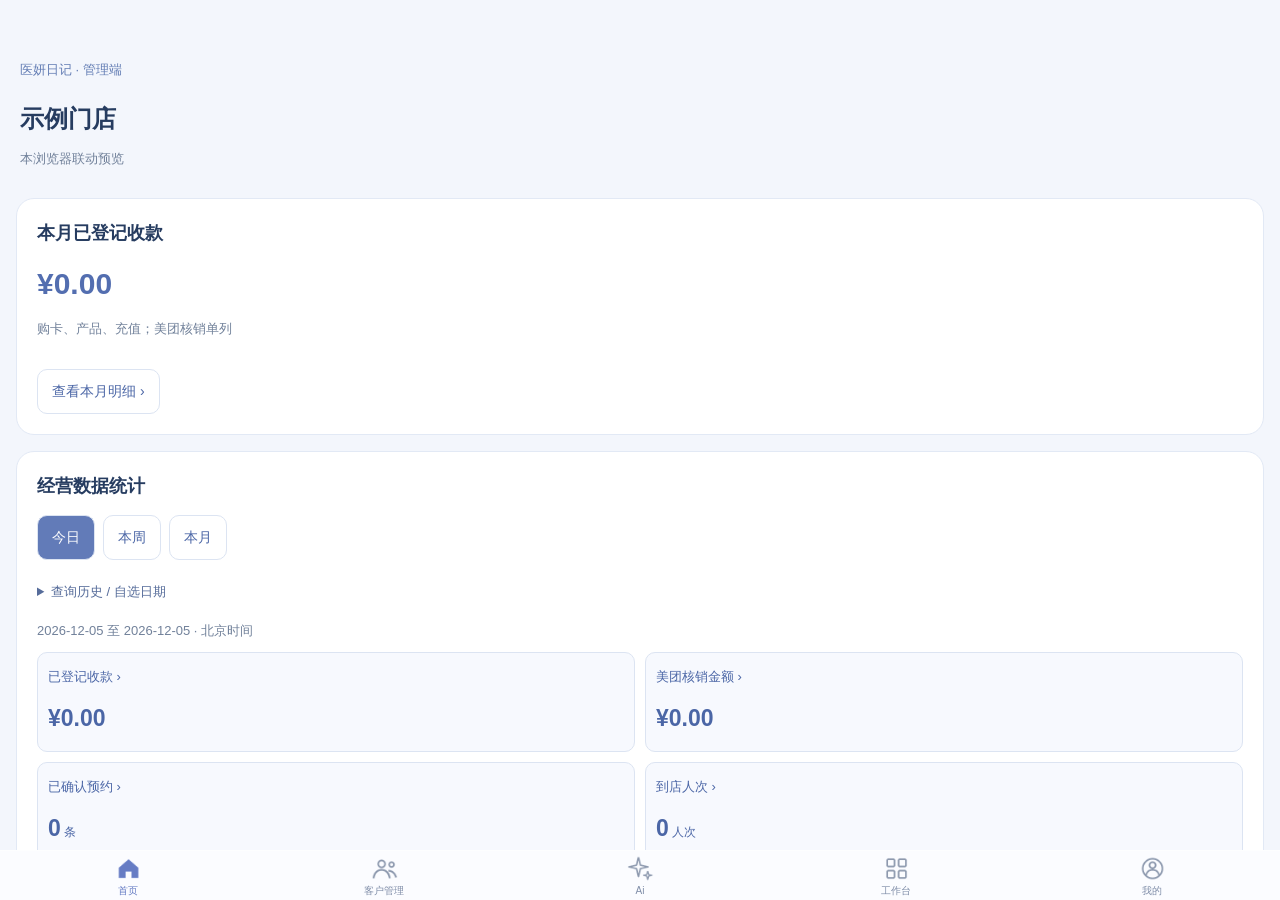
<file: index.html>
<!doctype html>
<html lang="zh-CN">
  <head>
    <meta charset="utf-8" />
    <meta
      name="viewport"
      content="width=device-width, initial-scale=1, maximum-scale=1, user-scalable=no"
    />
    <meta name="theme-color" content="#f3f6fc" />
    <title>医妍日记 · 经营管理</title>
    <meta
      http-equiv="refresh"
      content="0; url=./h5/index.html#/pages/home/index"
    />
    <script>
      window.location.replace("./h5/index.html#/pages/home/index");
    </script>
  </head>
  <body>
    <p>
      正在进入医妍日记经营管理演示……
      <a href="./h5/index.html#/pages/home/index">点击继续</a>
    </p>
  </body>
</html>
</file>
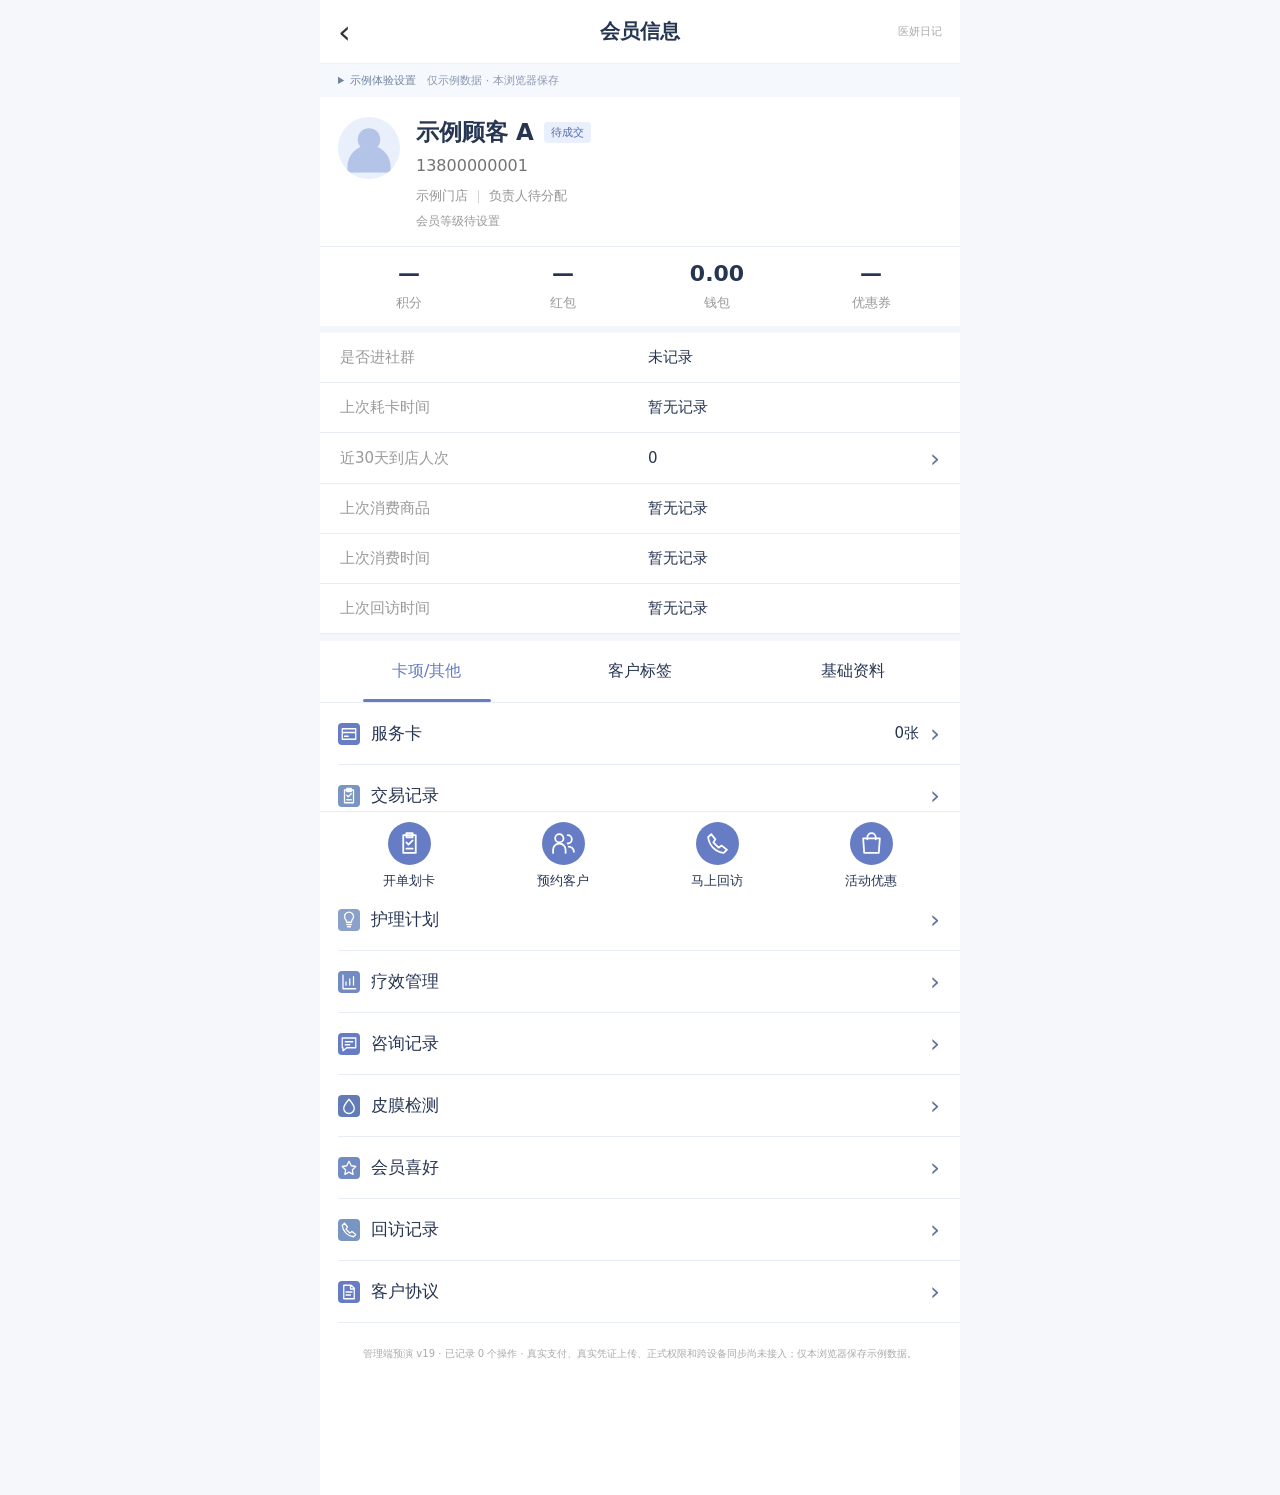
<file: card-workflow/index.html>
<!doctype html>
<html lang="zh-CN">
  <head>
    <meta charset="UTF-8" />
    <meta name="viewport" content="width=device-width, initial-scale=1" />
    <meta name="robots" content="noindex, nofollow" />
    <meta name="referrer" content="no-referrer" />
    <title>医妍日记 · 管理端体验</title>
    <script type="module" crossorigin src="./assets/management-Co9x4vhS.js"></script>
    <link rel="modulepreload" crossorigin href="./assets/modulepreload-polyfill-wMinxHhO.js">
    <link rel="stylesheet" crossorigin href="./assets/management-DooPAkjK.css">
  </head>
  <body>
    <div id="root"></div>
  </body>
</html>
</file>
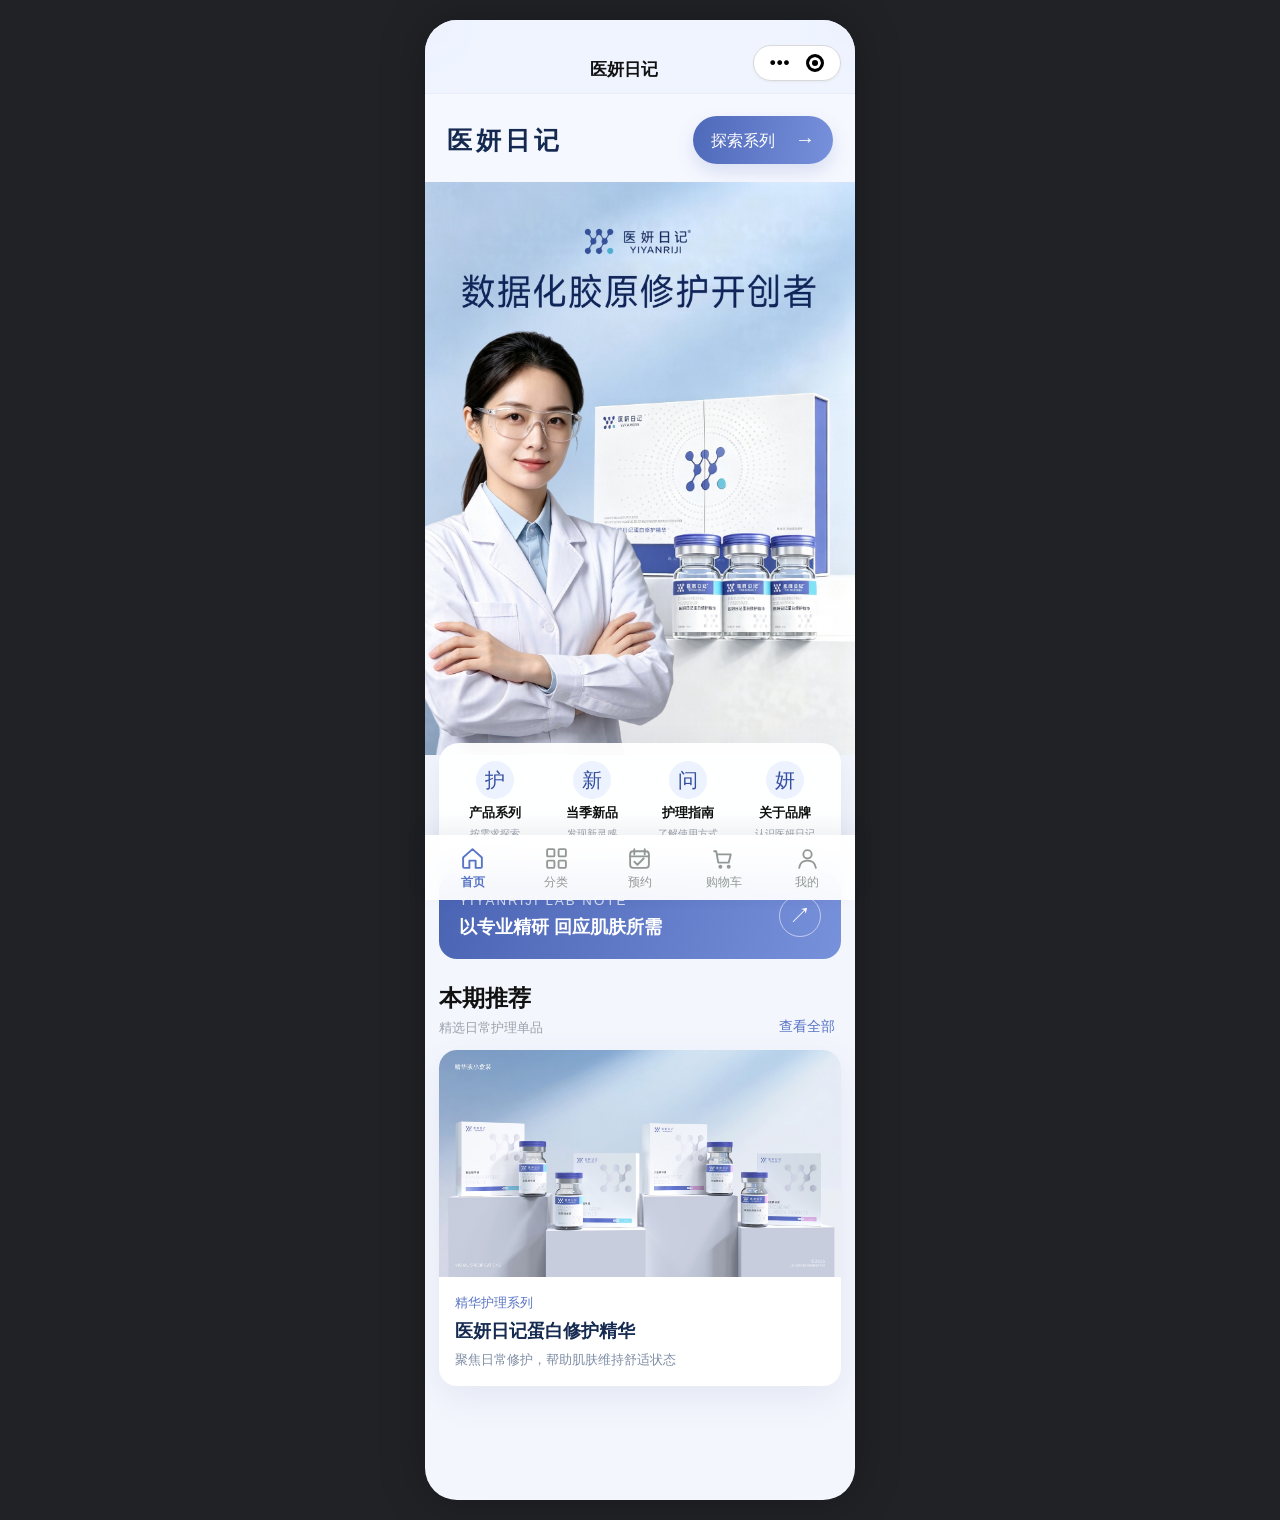
<file: customer/index.html>
<!doctype html>
<html lang="zh-CN">
  <head>
    <meta charset="UTF-8" />
    <meta name="viewport" content="width=device-width, initial-scale=1, viewport-fit=cover" />
    <meta name="theme-color" content="#eef4ff" />
    <title>医妍日记</title>
    <script type="module" crossorigin src="./assets/index-CesOAgDs.js"></script>
    <link rel="stylesheet" crossorigin href="./assets/index-1408hSuq.css">
  </head>
  <body>
    <main class="app-shell" id="appShell">
      <header class="mini-header">
        <span class="mini-header__back" id="backButton" aria-hidden="true">‹</span>
        <strong class="mini-header__title" id="pageTitle">医妍日记</strong>
        <span class="wechat-capsule" aria-hidden="true"><b>•••</b><i></i></span>
      </header>

      <div class="page-stack" id="pageStack">
        <section class="page is-active" data-page="home">
          <div class="home-intro">
            <strong>医妍日记</strong>
            <button type="button" data-go="category">探索系列 <span>→</span></button>
          </div>
          <img
            class="home-hero-image"
            src="./assets/home-collagen-creator-OkOBtj8b.jpg"
            alt="医妍日记数据化胶原修护开创者"
          />

          <section class="quick-actions card-overlap">
            <button type="button" data-go="category">
              <span class="round-mark">护</span><b>产品系列</b><small>按需求探索</small>
            </button>
            <button type="button" data-go="category">
              <span class="round-mark">新</span><b>当季新品</b><small>发现新灵感</small>
            </button>
            <button type="button" data-open-view="guide">
              <span class="round-mark">问</span><b>护理指南</b><small>了解使用方式</small>
            </button>
            <button type="button" data-open-view="brand">
              <span class="round-mark">妍</span><b>关于品牌</b><small>认识医妍日记</small>
            </button>
          </section>

          <button class="lab-note" type="button" data-open-view="guide">
            <span><small>YIYANRIJI LAB NOTE</small><b>以专业精研 回应肌肤所需</b></span>
            <i>↗</i>
          </button>

          <section class="content-section">
            <div class="section-heading">
              <div><h2>本期推荐</h2><p>精选日常护理单品</p></div>
              <button type="button" data-go="category">查看全部</button>
            </div>
            <article class="featured-product" data-open-product>
              <img src="./assets/category-repair-banner-CDVfk_ZC.jpg" alt="医妍日记蛋白修护精华" />
              <div>
                <small>精华护理系列</small>
                <h3>医妍日记蛋白修护精华</h3>
                <p>聚焦日常修护，帮助肌肤维持舒适状态</p>
              </div>
            </article>
          </section>
        </section>

        <section class="page" data-page="category">
          <nav class="category-tabs">
            <button type="button" data-category-tab="home">家居产品</button>
            <button class="is-active" type="button" data-category-tab="skin">皮肤护理</button>
          </nav>

          <div class="category-layout" id="skinCategory">
            <aside>
              <button class="is-active" type="button">医妍日记<br />蛋白修护精华</button>
            </aside>
            <div class="category-cards">
              <article class="category-card" data-open-product>
                <img src="./assets/category-repair-banner-CDVfk_ZC.jpg" alt="医妍日记蛋白修护精华" />
                <div><span><b>医妍日记蛋白修护精华</b><small>精华护理系列</small></span><i>→</i></div>
              </article>
            </div>
          </div>

          <div class="empty-category" id="homeCategory" hidden>
            <span>居</span><h2>家居产品</h2><p>产品分类整理中</p>
          </div>
        </section>

        <section class="page cart-page" data-page="cart">
          <section class="cart-heading">
            <h1>我的购物车</h1><p id="cartCount">已选 0 件商品</p>
          </section>

          <section class="empty-cart" id="emptyCart">
            <div class="cart-outline" aria-hidden="true"><span></span><i></i><b></b></div>
            <h2>购物车还是空的</h2>
            <p>慢慢挑选适合你的日常护理</p>
            <button type="button" data-go="category">去逛逛</button>
          </section>

          <section class="cart-items" id="cartItems" hidden></section>

          <section class="content-section recommend">
            <div class="section-heading"><div><h2>猜你喜欢</h2><p>一些值得了解的单品</p></div></div>
            <div class="recommend-grid">
              <article class="recommend-card">
                <img src="./assets/category-repair-banner-CDVfk_ZC.jpg" alt="医妍日记蛋白修护精华" />
                <h3>医妍日记蛋白修护精华</h3>
                <div><b>¥xxx</b><button type="button" data-add-product>＋</button></div>
              </article>
              <article class="recommend-card">
                <img src="./assets/category-repair-bottles-CRQohLIu.jpg" alt="医妍日记蛋白修护精华" />
                <h3>医妍日记蛋白修护精华</h3>
                <div><b>¥xxx</b><button type="button" data-add-product>＋</button></div>
              </article>
            </div>
          </section>
        </section>

        <section class="page mine-page" data-page="mine">
          <section class="profile-hero">
            <strong class="profile-brand">医妍日记</strong>
            <div class="profile-row">
              <span class="profile-avatar" aria-hidden="true"><svg viewBox="0 0 48 48"><circle cx="24" cy="17" r="9"/><path d="M5 48v-5c0-10 8-16 19-16s19 6 19 16v5Z"/></svg></span>
              <div><h2>欢迎来到医妍日记</h2><p class="profile-greeting">开启您的肌肤护理之旅</p></div>
              <button class="profile-login" type="button" data-preview-login>手机号授权一键登录</button>
            </div>
            <p class="preview-note">网页体验 · 预约使用示例顾客，真实手机号登录请在小程序中操作。</p>
          </section>

          <section class="asset-card">
            <div><b>0</b><span>优惠券</span><small>可用优惠</small></div>
            <div><b>0</b><span>积分</span><small>日常积累</small></div>
          </section>

          <section class="mine-card appointment-entry">
            <button type="button" data-my-appointments><strong>我的预约</strong><span>查看最近预约 ›</span></button>
          </section>

          <section class="mine-card">
            <div class="mine-card__heading"><h2>订单与售后</h2><button type="button" data-go="cart">查看购物车 →</button></div>
            <div class="order-grid">
              <button type="button" data-customer-assets="orders"><span>▣</span><b>我的订单</b><small>查看购买记录</small></button>
              <button type="button" data-toast="售后服务"><span>↻</span><b>售后服务</b><small>退换与咨询</small></button>
            </div>
          </section>

          <section class="mine-card">
            <div class="mine-card__heading"><h2>常用功能</h2></div>
            <div class="utility-grid">
              <button type="button" data-toast="皮肤档案"><span>肤</span><b>皮肤档案</b></button>
              <button type="button" data-customer-assets="cards"><span>▤</span><b>护理卡</b></button>
              <button type="button" data-toast="商品收藏"><span>♡</span><b>商品收藏</b></button>
              <button type="button" data-toast="兑换优惠券"><span>券</span><b>兑换优惠券</b></button>
              <button type="button" data-toast="兑换记录"><span>↺</span><b>兑换记录</b></button>
              <button type="button" data-toast="我的申诉"><span>◫</span><b>我的申诉</b></button>
              <button type="button" data-open-agreements><span>约</span><b>我的协议</b></button>
            </div>
          </section>
        </section>

        <section class="page appointments-page" data-page="cards"><div id="cardsRoot"></div></section>
        <section class="page appointments-page" data-page="orders"><div id="ordersRoot"></div></section>
        <section class="page appointments-page" data-page="appointments"><div id="appointmentRoot"></div></section>

        <section class="page detail-page" data-page="product">
          <img class="detail-hero" src="./assets/category-repair-banner-CDVfk_ZC.jpg" alt="医妍日记蛋白修护精华" />
          <section class="detail-copy">
            <small>精华护理系列</small>
            <h1>医妍日记蛋白修护精华</h1>
            <p>专注日常精华护理，带来清透、舒适的使用感受。</p>
            <div class="detail-facts"><span>规格 5ml × 3瓶</span><span>早晚均可使用</span></div>
          </section>
          <section class="detail-sections">
            <article><b>01</b><div><h3>精华亮点</h3><p>以简洁护理思路回应肌肤所需，适合融入日常护理流程。</p></div></article>
            <article><b>02</b><div><h3>使用方法</h3><p>洁面后取适量轻柔涂抹，随后完成保湿护理。</p></div></article>
            <article><b>03</b><div><h3>护理建议</h3><p>根据当日肤感调整用量，持续关注肌肤舒适状态。</p></div></article>
          </section>
          <div class="detail-footer">
            <button type="button" data-toast="品牌客服">客服</button>
            <button type="button" data-add-product>加入购物车</button>
            <button class="primary" type="button" data-buy-now>立即购买</button>
          </div>
        </section>

        <section class="page sub-page" data-page="brand">
          <section class="sub-hero">
            <small>YIYANRIJI LAB NOTE</small>
            <h1>把每日护理<br />写成肌肤的温柔日记</h1>
            <p>医妍日记陪你建立清晰、舒适的日常护理节奏。</p>
          </section>
          <nav class="sub-tabs">
            <button class="is-active" type="button" data-view-tab="guide">护理指南</button>
            <button type="button" data-view-tab="brand">品牌故事</button>
          </nav>
          <section class="sub-content" id="guideView">
            <small>DAILY ROUTINE</small><h2>简洁而完整的护理三步</h2>
            <article><b>01</b><div><h3>温和清洁</h3><p>以舒适肤感为先，避免反复摩擦肌肤。</p></div></article>
            <article><b>02</b><div><h3>精华护理</h3><p>取适量精华轻柔涂抹，关注肌肤当下感受。</p></div></article>
            <article><b>03</b><div><h3>锁水防护</h3><p>搭配乳霜完成日常护理，白天注意防晒。</p></div></article>
          </section>
          <section class="sub-content" id="brandView" hidden>
            <small>OUR APPROACH</small><h2>以专业精研 回应肌肤所需</h2>
            <p>医妍日记关注日常舒适体验。我们相信，好的护理来自清晰的信息、适合自己的产品，以及能够长期坚持的简单习惯。</p>
          </section>
        </section>

        <section class="page sub-page agreements-page" data-page="agreements">
          <section class="agreement-hero">
            <small>YIYANRIJI · SERVICE</small><h1>服务协议</h1><p>清晰了解服务规则，安心开启每一次护理体验</p>
          </section>
          <div class="agreement-list" id="agreementList"></div>
        </section>

        <section class="page sub-page agreement-detail-page" data-page="agreement-detail">
          <article class="agreement-article" id="agreementArticle"></article>
          <div class="agreement-ack">
            <span id="readState">向下阅读全部内容后可确认</span>
            <button type="button" id="ackButton" disabled>请阅读至底部</button>
          </div>
        </section>
      </div>

      <nav class="tabbar" id="tabbar">
        <button class="is-active" type="button" data-go="home">
          <svg viewBox="0 0 24 24" aria-hidden="true"><path d="M3 11 12 3l9 8v9a1 1 0 0 1-1 1h-5v-7H9v7H4a1 1 0 0 1-1-1Z"/></svg><span>首页</span>
        </button>
        <button type="button" data-go="category">
          <svg viewBox="0 0 24 24" aria-hidden="true"><rect x="3" y="3" width="7" height="7" rx="1"/><rect x="14" y="3" width="7" height="7" rx="1"/><rect x="3" y="14" width="7" height="7" rx="1"/><rect x="14" y="14" width="7" height="7" rx="1"/></svg><span>分类</span>
        </button>
        <button type="button" data-book-appointment>
          <svg viewBox="0 0 24 24" aria-hidden="true"><rect x="3" y="5" width="18" height="16" rx="3"/><path d="M7 3v5m10-5v5M3 10h18m-14 5 3 3 6-6"/></svg><span>预约</span>
        </button>
        <button type="button" data-go="cart">
          <svg viewBox="0 0 24 24" aria-hidden="true"><path d="M3 5h2l2 11h10l2-8H7"/><circle cx="9" cy="20" r="1"/><circle cx="17" cy="20" r="1"/></svg><span>购物车</span>
        </button>
        <button type="button" data-go="mine">
          <svg viewBox="0 0 24 24" aria-hidden="true"><circle cx="12" cy="8" r="4"/><path d="M4 21c.7-5 3.3-7 8-7s7.3 2 8 7"/></svg><span>我的</span>
        </button>
      </nav>
    </main>

    <div class="modal-backdrop" id="bindModal" hidden>
      <section class="modal-card">
        <button class="modal-close" type="button" data-close-modal>×</button>
        <span class="modal-mark">绑</span>
        <h2>绑定专属顾问</h2>
        <p>扫描顾问二维码进入后，将自动建立顾客与美容师的服务关系。</p>
        <div class="demo-qr" aria-hidden="true"></div>
        <button class="modal-primary" type="button" data-confirm-bind>完成演示绑定</button>
      </section>
    </div>

    <div class="toast" id="toast" role="status" aria-live="polite"></div>
  </body>
</html>
</file>
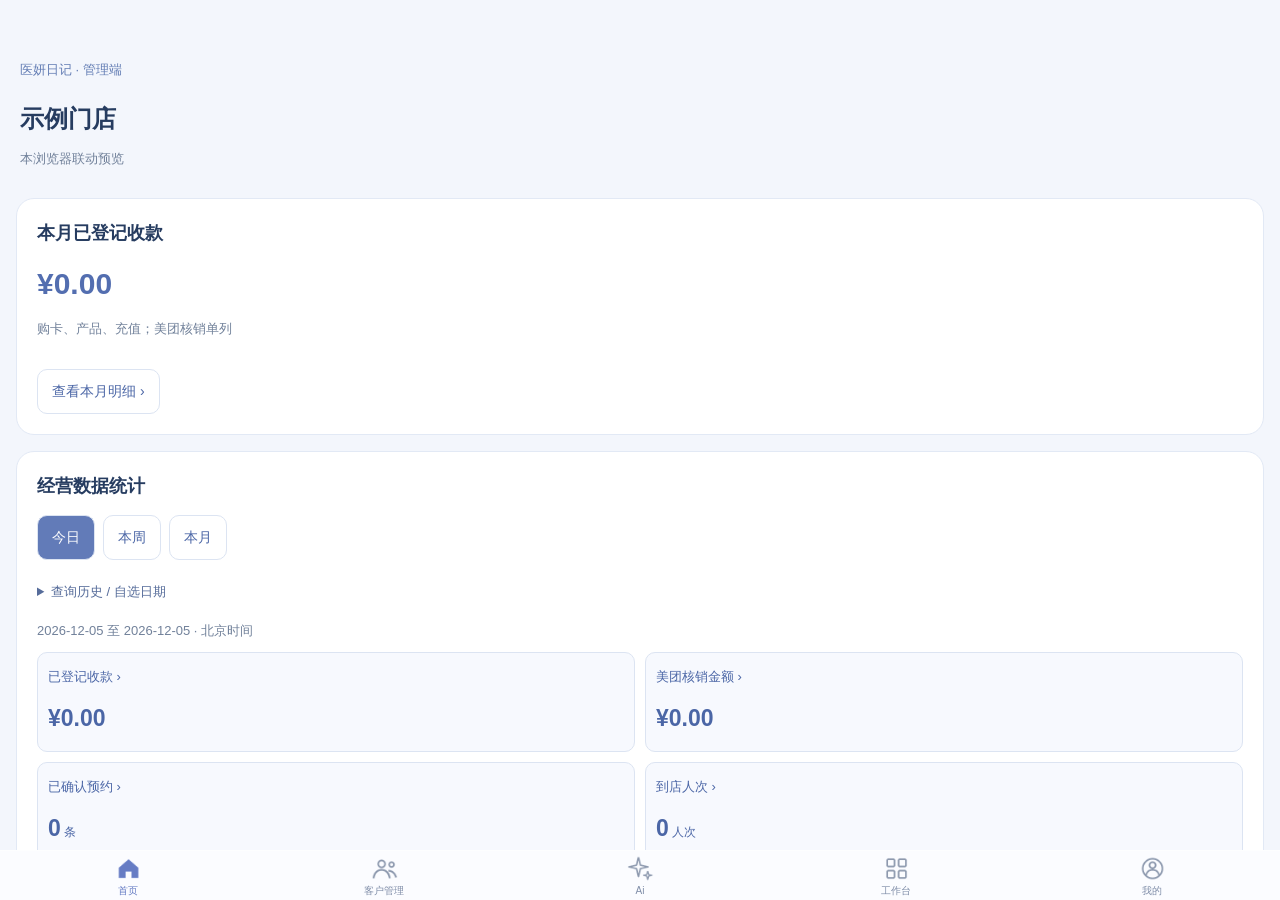
<file: h5/index.html>
<!doctype html><html lang="zh-CN"><head><meta charset="utf-8"/><meta name="viewport" content="width=device-width,initial-scale=1,maximum-scale=1,user-scalable=no,viewport-fit=cover"/><meta name="apple-mobile-web-app-capable" content="yes"/><meta name="apple-mobile-web-app-status-bar-style" content="default"/><meta name="mobile-web-app-capable" content="yes"/><meta name="format-detection" content="telephone=no,address=no,email=no"/><meta name="theme-color" content="#f3f6fc"/><meta http-equiv="X-UA-Compatible" content="IE=edge,chrome=1"/><title>医妍日记 · 经营管理</title><script>!function(n){function f(){var e=n.document.documentElement,r=e.getBoundingClientRect(),width=r.width,height=r.height,arr=[width,height].filter(function(value){return Boolean(value)}),w=Math.min.apply(Math,arr),x=40*w/750;e.style.fontSize=x>=40?"40px":x<=20?"20px":x+"px"}; n.addEventListener("resize",(function(){f();setTimeout(f,500)})),f()}(window);</script><style>html,
      body,
      #app {
        min-height: 100%;
        margin: 0;
        background: #f3f6fc;
      }

      body {
        overscroll-behavior-y: none;
        -webkit-font-smoothing: antialiased;
      }</style><script defer="defer" src="./js/31.js"></script><script defer="defer" src="./js/app.js"></script><link href="./css/app.css" rel="stylesheet"></head><body><div id="app"></div></body></html>
</file>
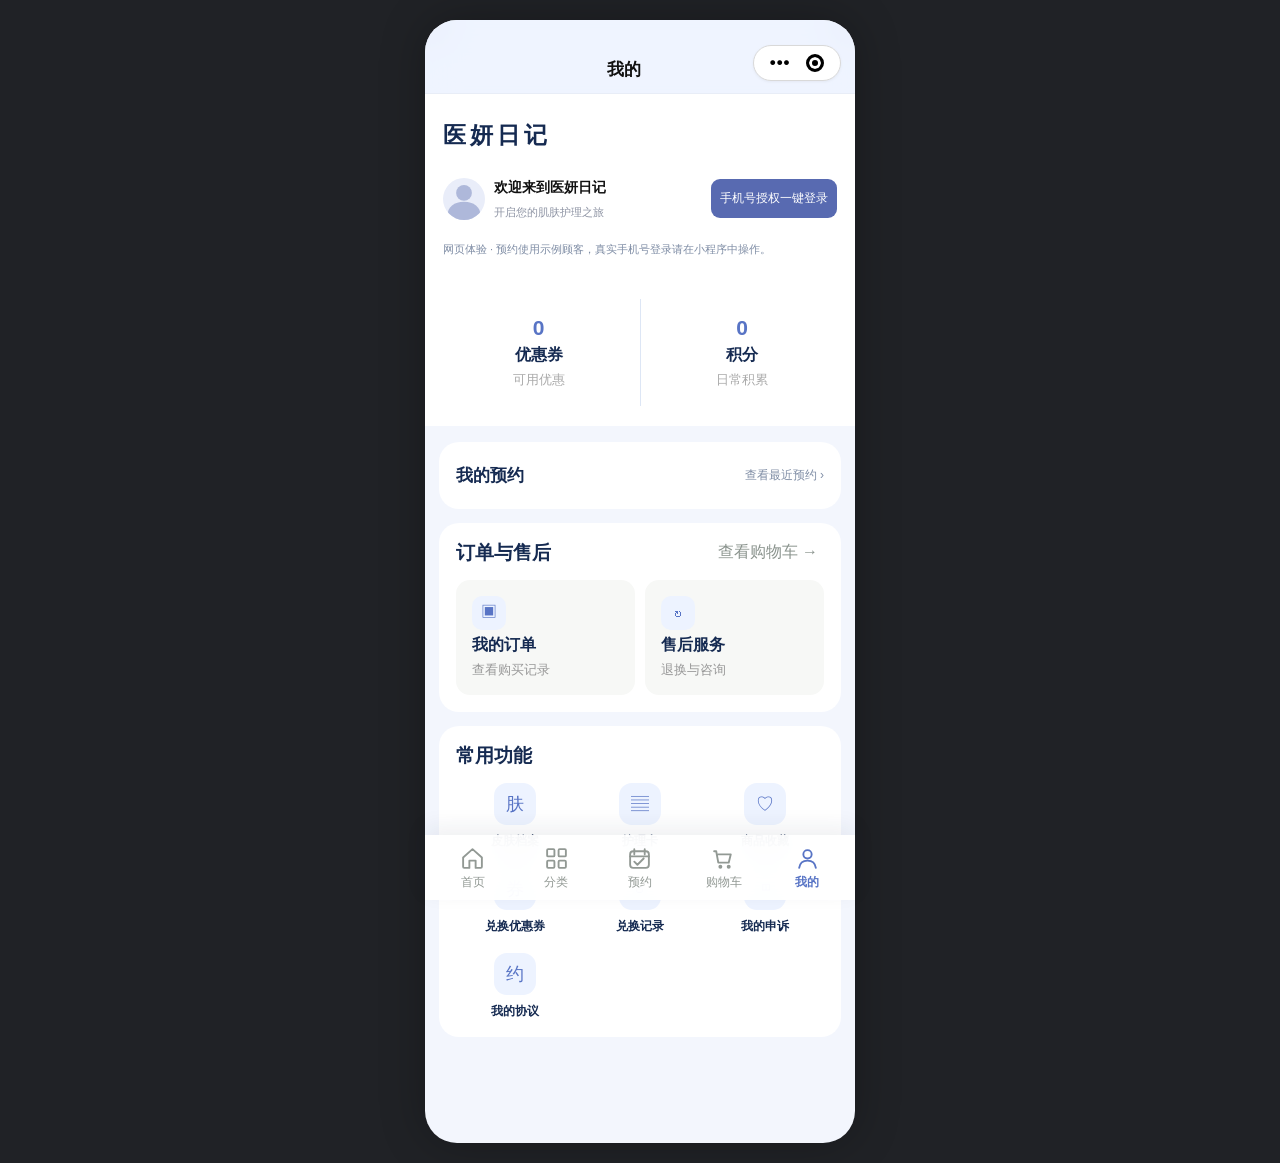
<file: card-workflow/customer.html>
<!doctype html>
<html lang="zh-CN">
  <head>
    <meta charset="UTF-8" />
    <meta name="viewport" content="width=device-width, initial-scale=1" />
    <meta name="robots" content="noindex, nofollow" />
    <meta name="referrer" content="no-referrer" />
    <title>医妍日记 · 顾客端预约体验</title>
    <script type="module" crossorigin src="./assets/customer-DmQP2pnW.js"></script>
    <link rel="modulepreload" crossorigin href="./assets/modulepreload-polyfill-wMinxHhO.js">
  </head>
  <body>
    <div id="root"></div>
  </body>
</html>
</file>
<file: card-workflow/assets/management-DooPAkjK.css>
._profile_sssn5_1{color:#263552;--accent:#667cc4;background:#fff}._member_sssn5_2{gap:16px;padding:24px 20px 20px;display:flex}._avatar_sssn5_3{background:#e9effb;border-radius:50%;flex:0 0 62px;place-items:center;height:62px;display:grid;overflow:hidden}._avatar_sssn5_3 svg{fill:#b4c4e8;width:60px;height:60px}._memberInfo_sssn5_5{flex:1;min-width:0}._name_sssn5_6{flex-wrap:wrap;align-items:center;gap:10px;display:flex}._name_sssn5_6 h2{color:#263552;margin:0;font-size:23px}._name_sssn5_6>span{color:#536ba9;background:#e9effb;border-radius:4px;padding:3px 7px;font-size:11px}._phone_sssn5_9{color:#737373;margin:10px 0 16px;font-size:16px}._assignment_sssn5_10{color:#959595;margin:0;font-size:13px}._assignment_sssn5_10>span{color:#c7c7c7}._level_sssn5_12{color:#999;margin:12px 0 0;font-size:12px}._assets_sssn5_13{border-top:1px solid #e9eef6;border-bottom:7px solid #f3f6fb;grid-template-columns:repeat(4,minmax(0,1fr));padding:20px 12px;display:grid}._assets_sssn5_13>div,._profile_sssn5_1 ._assets_sssn5_13>button{color:#263552;background:#fff;border:0;border-radius:0;flex-direction:column;align-items:center;gap:12px;min-width:0;padding:0;display:flex}._assets_sssn5_13 strong{overflow-wrap:anywhere;max-width:100%;font-size:22px;font-weight:600}._assets_sssn5_13 span{color:#999;font-size:13px}._overview_sssn5_17,._baseRows_sssn5_17{margin:0}._overview_sssn5_17{border-bottom:7px solid #f3f6fb}._overview_sssn5_17>div,._baseRows_sssn5_17>div{box-sizing:border-box;border-bottom:1px solid #e9eef6;grid-template-columns:minmax(0,1fr) minmax(0,1fr);align-items:center;gap:16px;min-height:58px;padding:12px 20px;display:grid}._overview_sssn5_17 dt{color:#999;font-size:15px}._overview_sssn5_17 dd,._baseRows_sssn5_17 dd{overflow-wrap:anywhere;margin:0;font-size:15px}._profile_sssn5_1 ._overview_sssn5_17 dd button{color:#263552;text-align:left;background:#fff;border:0;border-radius:0;justify-content:space-between;align-items:center;width:100%;min-height:30px;padding:0;display:flex}._tabBar_sssn5_23{z-index:5;background:#fff;border-bottom:1px solid #e9eef6;grid-template-columns:repeat(3,minmax(0,1fr));display:grid;position:sticky;top:0}._profile_sssn5_1 ._tabBar_sssn5_23 button{color:#263552;background:#fff;border:0;border-radius:0;padding:20px 0;font-size:16px;position:relative}._profile_sssn5_1 ._tabBar_sssn5_23 button[aria-selected=true]{color:var(--accent)}._tabBar_sssn5_23 button[aria-selected=true]:after{content:"";background:var(--accent);border-radius:2px;height:3px;position:absolute;bottom:0;left:20%;right:20%}._menu_sssn5_27{padding-left:18px}._profile_sssn5_1 ._menuRow_sssn5_28{color:#263552;text-align:left;background:#fff;border:0;border-bottom:1px solid #e9eef6;border-radius:0;align-items:center;gap:11px;width:100%;min-height:62px;padding:14px 20px 14px 0;font-size:17px;display:flex}._menuIcon_sssn5_29{box-sizing:border-box;color:#fff;border-radius:4px;flex-shrink:0;place-items:center;width:22px;height:22px;padding:2px;display:grid}._menuIcon_sssn5_29 svg{width:18px;height:18px}._blue_sssn5_31{background:#667cc4}._teal_sssn5_31{background:#7895c4}._amber_sssn5_31{background:#8298ca}._orange_sssn5_31{background:#6d88c2}._gold_sssn5_31{background:#8aa1cc}._coral_sssn5_31{background:#728bc3}._rose_sssn5_31{background:#617cb7}._menuValue_sssn5_32{margin-left:auto;font-size:15px}._chevron_sssn5_33{color:#627498;font-size:25px;font-weight:300;line-height:1}._infoHint_sssn5_34{text-align:center;color:#7183ac;letter-spacing:1px;background:#f5f8fd;margin:0;padding:10px;font-size:12px}._baseRows_sssn5_17 dt{font-size:16px}._baseRows_sssn5_17 dd{text-align:right;color:#888}._baseRows_sssn5_17>div:first-child dd{color:#263552;font-weight:600}._baseRows_sssn5_17>div:nth-child(8){border-bottom:7px solid #f3f6fb}._tagGroup_sssn5_39{border-bottom:7px solid #f3f6fb;padding:18px 20px 24px}._tagGroup_sssn5_39 h3{margin:0 0 20px;font-size:17px;font-weight:500}._groupHeading_sssn5_41{justify-content:space-between;align-items:center;margin-bottom:20px;display:flex}._groupHeading_sssn5_41 h3{margin:0}._profile_sssn5_1 ._groupHeading_sssn5_41 button{color:var(--accent);background:0 0;border:0;min-height:30px;padding:0;font-size:14px}._chips_sssn5_44{flex-wrap:wrap;gap:8px;display:flex}._chips_sssn5_44>span{overflow-wrap:anywhere;box-sizing:border-box;border:1px solid #cbd6eb;border-radius:3px;max-width:100%;padding:6px 8px;font-size:12px;line-height:1.6}._chips_sssn5_44 small{color:#888;font-size:11px;display:block}._empty_sssn5_47{color:#999;margin:0;font-size:13px}._noteForm_sssn5_48{gap:10px;margin-bottom:20px;display:grid}._profile_sssn5_1 ._noteForm_sssn5_48 button,._profile_sssn5_1 ._dialog_sssn5_49 button{background:var(--accent);color:#fff;border:0}._bottom_sssn5_50{width:100%;max-width:640px;padding:10px 12px max(10px, env(safe-area-inset-bottom));z-index:20;box-sizing:border-box;background:#fff;border-top:1px solid #e9eef6;grid-template-columns:repeat(4,minmax(0,1fr));display:grid;position:fixed;bottom:0;left:50%;transform:translate(-50%)}._profile_sssn5_1 ._bottom_sssn5_50 button{color:#263552;background:#fff;border:0;border-radius:0;flex-direction:column;align-items:center;gap:7px;padding:0;font-size:13px;display:flex}._bottom_sssn5_50 button>span{background:var(--accent);color:#fff;border-radius:50%;place-items:center;width:43px;height:43px;display:grid}._bottom_sssn5_50 svg{width:25px;height:25px}._dialog_sssn5_49{color:#333;box-sizing:border-box;border:0;border-radius:12px;width:min(320px,100vw - 64px);padding:24px}._dialog_sssn5_49::backdrop{background:#0005}._dialog_sssn5_49 h2{margin:0 0 14px;font-size:19px}._dialog_sssn5_49 p{color:#777;font-size:14px;line-height:1.8}._dialog_sssn5_49 button{width:100%}@media (width<=350px){._member_sssn5_2{gap:12px;padding:20px 14px}._name_sssn5_6 h2{font-size:20px}._avatar_sssn5_3{flex-basis:52px;height:52px}._avatar_sssn5_3 svg{width:52px;height:52px}._overview_sssn5_17>div,._baseRows_sssn5_17>div{gap:10px;padding-left:14px;padding-right:14px}._overview_sssn5_17 dt,._overview_sssn5_17 dd{font-size:14px}._assets_sssn5_13 strong{font-size:20px}}._member_sssn5_2{padding:20px 18px 16px}._phone_sssn5_9{margin:8px 0 12px}._level_sssn5_12{margin-top:8px}._assets_sssn5_13{padding-top:14px;padding-bottom:14px}._assets_sssn5_13>div,._profile_sssn5_1 ._assets_sssn5_13>button{gap:8px}._overview_sssn5_17>div{min-height:50px;padding-top:10px;padding-bottom:10px}._profile_sssn5_1 ._noteForm_sssn5_48 button:hover:not(:disabled),._profile_sssn5_1 ._dialog_sssn5_49 button:hover:not(:disabled){color:#fff;background:#5269b1}._tabBar_sssn5_23{top:64px}._page_1me46_1{color:#263552;padding:22px 18px}._heading_1me46_2{flex-wrap:wrap;justify-content:space-between;align-items:center;gap:12px;display:flex}._heading_1me46_2 h2,._intro_1me46_3 h2{margin:0 0 8px;font-size:19px;font-weight:600}._heading_1me46_2 p,._intro_1me46_3 p,._empty_1me46_4 p{color:#788398;margin:0;font-size:13px;line-height:1.8}._page_1me46_1 button._primary_1me46_5{color:#fff;background:#667cc4;border-color:#667cc4}._page_1me46_1 button._primary_1me46_5:hover:not(:disabled){background:#5269b1}._caption_1me46_7{color:#8491a8;margin:20px 0 12px;font-size:12px;line-height:1.7}._list_1me46_8{margin:0;padding:0;list-style:none}._list_1me46_8 li{border-bottom:1px solid #e9eef6;padding:20px 0}._recordHeader_1me46_10{flex-wrap:wrap;justify-content:space-between;gap:12px;font-size:12px;display:flex}._recordHeader_1me46_10 span,._list_1me46_8 small{color:#8491a8}._list_1me46_8 p{white-space:pre-wrap;overflow-wrap:anywhere;line-height:1.9}._list_1me46_8 small{font-size:11px}._empty_1me46_4{text-align:center;background:#f5f8fd;border-radius:16px;margin:30px 0;padding:36px 24px}._empty_1me46_4 h3{margin:0 0 12px;font-size:15px;font-weight:500}._intro_1me46_3{text-align:center;padding:16px 0}._symbol_1me46_17{color:#667cc4;background:#e9effb;border-radius:16px;place-items:center;width:50px;height:50px;margin-bottom:16px;font-size:26px;display:inline-grid}._serviceList_1me46_18{margin-top:28px}._serviceList_1me46_18 h3{font-size:16px}._serviceList_1me46_18 article{border-bottom:1px solid #e9eef6;padding:16px 0}._serviceList_1me46_18 span{float:right;color:#667cc4;font-size:12px}._serviceList_1me46_18 p{color:#788398;overflow-wrap:anywhere;line-height:1.8}._dialog_1me46_23{box-sizing:border-box;color:#263552;border:0;border-radius:20px;width:min(420px,100vw - 32px);max-height:calc(100dvh - 48px);padding:24px;box-shadow:0 20px 80px #26355230}._dialog_1me46_23::backdrop{background:#1b2d4d55}._dialog_1me46_23 h2{margin:0;font-size:20px}._dialog_1me46_23 label{margin:16px 0}._dialog_1me46_23 input,._dialog_1me46_23 textarea{width:100%}._dialog_1me46_23 textarea{box-sizing:border-box;resize:vertical;min-height:120px;font:inherit;color:#263552;border:1px solid #d8dfeb;border-radius:8px;padding:12px}._dialog_1me46_23 textarea:focus-visible{outline-offset:2px;outline:3px solid #9caee5}._dialog_1me46_23 small{color:#8491a8}._actions_1me46_31{gap:12px;margin-top:20px;display:flex}._actions_1me46_31 button{flex:1}._error_1me46_33{color:#a3403e;font-size:13px;line-height:1.6}._filters_1me46_34{flex-wrap:wrap;gap:10px;margin-top:24px;display:flex}._page_1me46_1 ._filters_1me46_34 button[aria-pressed=true]{color:#5269b1;background:#e9effb;border-color:#b4c4e8}._appointmentTitle_1me46_36{margin:14px 0 10px;font-size:16px;font-weight:600}._dialog_1me46_23 select{width:100%}._page_1me46_1 ._check_1me46_38{flex-direction:row;align-items:center;line-height:1.6;display:flex}._page_1me46_1 ._check_1me46_38 input{accent-color:#667cc4;flex-shrink:0;width:18px;height:18px;min-height:18px}._notification_1me46_40{background:#f5f8fd;border-radius:10px;margin-top:18px;padding:14px}._notification_1me46_40 p{color:#788398;margin:0 0 10px;font-size:12px}._message_1me46_42{overflow-wrap:anywhere;background:#f5f8fd;border-radius:12px;padding:18px;line-height:1.9}._statusFilters_1me46_44{grid-template-columns:repeat(3,minmax(0,1fr));gap:6px;display:grid}._page_1me46_1 ._statusFilters_1me46_44 button{padding:8px 4px;font-size:12px}._notification_1me46_40 article{border-bottom:1px solid #dfe7f4;padding:12px 0}._notification_1me46_40 article:last-child{border:0}._dialog_1me46_23 input,._dialog_1me46_23 select{box-sizing:border-box;min-width:0;max-width:100%}._dialog_1me46_23 label{display:block}._notification_1me46_40 p{overflow-wrap:anywhere;white-space:pre-wrap}._page_1vxxy_1{--brand:#667cc4;--ink:#24334d;max-width:1180px;color:var(--ink);background:#f5f7fb;min-height:100vh;margin:auto;padding:24px;font-family:system-ui,sans-serif;font-size:14px}._banner_1vxxy_2{color:#775824;background:#fff4d9;border-radius:12px;padding:12px 16px;line-height:1.7}._header_1vxxy_3{justify-content:space-between;align-items:center;gap:20px;padding:32px 0 24px;display:flex}._header_1vxxy_3 h1{letter-spacing:-.5px;margin:8px 0;font-size:28px;font-weight:650}._header_1vxxy_3 p{color:#69768b;margin:6px 0}._header_1vxxy_3 a{color:var(--brand);white-space:nowrap}._eyebrow_1vxxy_7{letter-spacing:2px;font-size:12px}._toolbar_1vxxy_8{background:#fff;border:1px solid #e1e6f0;border-radius:14px;align-items:end;gap:20px;padding:18px;display:flex}._toolbar_1vxxy_8>span{color:#788398;padding:10px 0}._page_1vxxy_1 label{color:#56647a;flex-direction:column;gap:8px;font-size:13px;display:flex}._page_1vxxy_1 select,._page_1vxxy_1 input{box-sizing:border-box;color:var(--ink);min-width:0;font:inherit;background:#fff;border:1px solid #d8dfeb;border-radius:8px;min-height:42px;padding:10px 12px}._page_1vxxy_1 button{font:inherit;color:var(--brand);cursor:pointer;white-space:nowrap;background:#fff;border:1px solid #d8dfeb;border-radius:8px;min-height:42px;padding:10px 16px}._page_1vxxy_1 button:hover:not(:disabled){background:#edf1fc}._page_1vxxy_1 button:disabled{opacity:.45;cursor:not-allowed}._page_1vxxy_1 button:focus-visible,._page_1vxxy_1 input:focus-visible,._page_1vxxy_1 select:focus-visible{outline-offset:2px;outline:3px solid #9caee5}._notice_1vxxy_16{color:#38644f;background:#eaf3ef;border-radius:10px;margin:16px 0;padding:14px 18px;line-height:1.5}._error_1vxxy_17{color:#9b4139;background:#fcecea}._summary_1vxxy_18{background:#fff;border:1px solid #e1e6f0;border-radius:14px;grid-template-columns:repeat(4,1fr);gap:20px;margin-bottom:20px;padding:24px;display:grid}._summary_1vxxy_18 small{color:#758197;margin-bottom:10px;display:block}._summary_1vxxy_18 strong{font-size:23px;font-weight:600}._columns_1vxxy_21{grid-template-columns:1fr 1fr;gap:20px;display:grid}._panel_1vxxy_22{background:#fff;border:1px solid #e1e6f0;border-radius:14px;min-width:0;margin-bottom:20px;padding:24px}._panel_1vxxy_22 h2{margin:0 0 16px;font-size:17px;font-weight:650}._tabs_1vxxy_24{flex-wrap:wrap;gap:8px;margin-bottom:18px;display:flex}._tabs_1vxxy_24 button{padding:8px 12px;font-size:13px}._form_1vxxy_27{grid-template-columns:minmax(0,1fr) minmax(0,1fr);gap:16px;display:grid}._page_1vxxy_1 label{min-width:0}._page_1vxxy_1 input,._page_1vxxy_1 select{max-width:100%}._form_1vxxy_27 ._hint_1vxxy_30,._form_1vxxy_27 ._primary_1vxxy_30{grid-column:1/-1}._page_1vxxy_1 ._primary_1vxxy_30{background:var(--brand);color:#fff;border-color:var(--brand)}._hint_1vxxy_30{color:#788398;margin:0 0 14px;font-size:12px;line-height:1.8}._row_1vxxy_34{border-bottom:1px solid #edf0f5;justify-content:space-between;align-items:center;gap:16px;padding:16px 0;display:flex}._row_1vxxy_34:last-child{border-bottom:0}._row_1vxxy_34 p,._approval_1vxxy_36 p{color:#788398;overflow-wrap:anywhere;margin:7px 0 0;font-size:12px;line-height:1.6}._row_1vxxy_34 strong{font-weight:550}._balance_1vxxy_38{white-space:nowrap;color:var(--brand);font-size:25px}._balance_1vxxy_38 small{font-size:12px;font-weight:400}._empty_1vxxy_40{color:#8590a3;text-align:center;padding:28px 0}._inlineForm_1vxxy_41{align-items:end;gap:12px;margin-bottom:12px;display:flex}._inlineForm_1vxxy_41 label{flex:1}._actions_1vxxy_43{flex-wrap:wrap;align-items:center;gap:8px;display:flex}._actions_1vxxy_43 button,._actions_1vxxy_43 select{font-size:12px}._reason_1vxxy_45{max-width:600px;margin-bottom:12px}._badge_1vxxy_46{white-space:nowrap;background:#eef1fa;border-radius:6px;padding:6px 10px;font-size:12px}._approval_1vxxy_36{background:#f4f5fb;border-radius:10px;justify-content:space-between;align-items:center;gap:16px;margin:12px 0;padding:16px;display:flex}._footer_1vxxy_48{color:#788398;text-align:center;padding:12px 0 32px;font-size:12px;line-height:1.8}@media (width<=760px){._page_1vxxy_1{padding:14px}._header_1vxxy_3 h1{font-size:23px}._header_1vxxy_3{align-items:start}._columns_1vxxy_21{grid-template-columns:1fr;gap:0}._summary_1vxxy_18{grid-template-columns:1fr 1fr;padding:18px}._summary_1vxxy_18 strong{font-size:20px}._toolbar_1vxxy_8{flex-wrap:wrap;gap:12px}._toolbar_1vxxy_8 label{flex:1}._toolbar_1vxxy_8>span{flex-basis:100%;padding:0}._panel_1vxxy_22{padding:18px}._row_1vxxy_34,._approval_1vxxy_36{flex-direction:column;align-items:flex-start}._inlineForm_1vxxy_41{flex-wrap:wrap}._inlineForm_1vxxy_41 label{flex-basis:100%}}._page_1vxxy_1 [hidden]{display:none!important}._page_1vxxy_1{box-sizing:border-box;--brand:#536ba9;--ink:#263552;background:#fff;max-width:640px;padding:0 0 110px}._appHeader_1vxxy_53{background:#fff;border-bottom:1px solid #f0f0f0;justify-content:space-between;align-items:center;gap:10px;padding:16px 18px;display:flex}._appHeader_1vxxy_53 h1{margin:0;font-size:20px;font-weight:600}._page_1vxxy_1 ._appHeader_1vxxy_53 button,._appHeader_1vxxy_53 a{color:#333;text-align:left;background:0 0;border:0;width:48px;padding:0;font-size:32px;line-height:1;text-decoration:none}._appHeader_1vxxy_53>span{color:#aaa;text-align:right;width:48px;font-size:11px}._demoSettings_1vxxy_57{color:#7183a3;background:#f5f8fd;font-size:11px}._demoSettings_1vxxy_57 summary{cursor:pointer;padding:9px 18px}._demoSettings_1vxxy_57 summary span{color:#8a98b2;margin-left:8px}._demoSettings_1vxxy_57 ._toolbar_1vxxy_8{background:#f5f8fd;border:0;border-radius:0}._notice_1vxxy_16{margin:10px 14px;padding:10px 12px;font-size:12px}._currentMember_1vxxy_62{color:#888;background:#fafafa;margin:0;padding:16px 18px;font-size:13px}._page_1vxxy_1>._tabs_1vxxy_24,._page_1vxxy_1>._hint_1vxxy_30{margin:16px 18px}._panel_1vxxy_22{border:0;border-bottom:7px solid #f3f6fb;border-radius:0;margin:0;padding:20px 18px}._panel_1vxxy_22 h2,._panel_1vxxy_22>._primary_1vxxy_30{margin-bottom:16px}._page_1vxxy_1 ._primary_1vxxy_30{background:#667cc4;border-color:#667cc4}._page_1vxxy_1 ._primary_1vxxy_30:hover:not(:disabled){background:#5269b1}._tabs_1vxxy_24 button[aria-pressed=true]{color:#536ba9;background:#e9effb;border-color:#b4c4e8}._footer_1vxxy_48{color:#aaa;padding:22px 20px;font-size:10px}@media (width<=760px){._page_1vxxy_1{padding:0 0 110px}}._appHeader_1vxxy_53{z-index:10;box-sizing:border-box;height:64px;padding:10px 18px;position:sticky;top:0}._page_1vxxy_1 ._appHeader_1vxxy_53 ._headerAction_1vxxy_74{color:#536ba9;text-align:right;border-radius:6px;font-size:14px;font-weight:500}._shop_czu3t_1{background:#fff;border:1px solid #e1e6f0;border-radius:18px;margin:20px 0;overflow:clip}._shopHeading_czu3t_2{justify-content:space-between;align-items:center;gap:12px;padding:24px 28px 16px;display:flex}._shopHeading_czu3t_2 h2{letter-spacing:-.5px;margin:6px 0 0;font-size:25px}._eyebrow_czu3t_4{letter-spacing:2px;color:#8992a4;font-size:11px}._sample_czu3t_5{color:#7183a3;background:#f0f4fc;border-radius:6px;padding:6px 10px;font-size:11px}._memberRow_czu3t_6{align-items:center;gap:12px;padding:14px 28px 24px;display:flex}._avatar_czu3t_7{color:#67a;background:#edf0f8;border-radius:50%;place-items:center;width:48px;height:48px;font-size:20px;display:grid}._memberRow_czu3t_6 small{color:#8992a4;margin-bottom:4px;font-size:11px;display:block}._memberRow_czu3t_6 strong{font-size:17px}._shop_czu3t_1 ._memberRow_czu3t_6 button{border:0;margin-left:auto;font-size:12px}._categoryTabs_czu3t_11{border-bottom:1px solid #e9edf4;gap:32px;padding:0 24px;display:flex}._shop_czu3t_1 ._categoryTabs_czu3t_11 button{color:#606b7e;background:0 0;border:0;border-bottom:3px solid #0000;border-radius:0;padding:16px 0;font-size:17px;font-weight:600}._shop_czu3t_1 ._categoryTabs_czu3t_11 button[aria-pressed=true]{color:#667cc4;border-bottom-color:#667cc4}._catalogBody_czu3t_14{grid-template-columns:140px minmax(0,1fr);min-height:470px;display:grid}._series_czu3t_15{background:#f6f7fa;padding-top:16px}._shop_czu3t_1 ._series_czu3t_15 button{white-space:normal;text-align:left;color:#828a99;background:0 0;border:0;border-left:3px solid #0000;border-radius:0;width:100%;padding:18px;font-size:13px;display:block}._shop_czu3t_1 ._series_czu3t_15 button[aria-pressed=true]{color:#536ba9;background:#fff;border-left-color:#667cc4;font-weight:650}._products_czu3t_18{min-width:0;padding:18px 28px}._search_czu3t_19{align-items:center;gap:10px;display:flex;flex-direction:row!important;font-size:12px!important}._shop_czu3t_1 ._search_czu3t_19 input{background:#f7f8fb;border:0;flex:1}._sampleNote_czu3t_21{color:#939aa7;margin:12px 0;font-size:11px;line-height:1.7}._product_czu3t_18{border-bottom:1px solid #f0f1f5;gap:22px;padding:24px 0;display:flex}._product_czu3t_18:last-child{border-bottom:0}._art_czu3t_24{border-radius:12px;flex-shrink:0;place-items:center;width:116px;height:132px;display:grid;position:relative;overflow:hidden}._art_czu3t_24>span{opacity:.7;font-family:serif;font-size:46px;font-weight:300}._lavender_czu3t_26{color:#7581a9;background:linear-gradient(150deg,#f0edf8,#e4e9f5)}._sage_czu3t_27{color:#799c91;background:linear-gradient(150deg,#f0f4ef,#e4eeeb)}._peach_czu3t_28{color:#b59a89;background:linear-gradient(150deg,#faf1e8,#f2e6e2)}._bottle_czu3t_29{background:linear-gradient(90deg,#e7e7e2,#fff 45%,#ededeb);border:1px solid #dddfda;border-radius:7px 7px 10px 10px;flex-direction:column;justify-content:center;align-items:center;width:40px;height:85px;margin-top:12px;display:flex;position:relative;box-shadow:7px 7px 14px #24334d12}._bottle_czu3t_29:before{content:"";background:#c9cdc8;border-radius:3px 3px 0 0;width:26px;height:12px;position:absolute;top:-13px}._bottle_czu3t_29 small{letter-spacing:1px;font-size:5px}._bottle_czu3t_29 span{margin-top:7px;font-family:serif;font-size:21px}._productInfo_czu3t_33{flex:1;min-width:0}._productInfo_czu3t_33 h3{margin:2px 0 9px;font-size:18px;font-weight:600}._productInfo_czu3t_33 p{color:#959daa;margin:0 0 12px;font-size:12px}._kind_czu3t_36{color:#8c97aa;background:#f5f6f9;border-radius:3px;padding:3px 6px;font-size:10px}._productBottom_czu3t_37{flex-wrap:wrap;justify-content:space-between;align-items:center;gap:8px;margin-top:16px;display:flex}._productBottom_czu3t_37 b{color:#667cc4;font-size:18px;font-weight:600}._productBottom_czu3t_37 small{color:#9aa3b1;font-size:10px;font-weight:400}._shop_czu3t_1 ._productBottom_czu3t_37 button{background:#eef1fa;border:0;border-radius:24px;padding:8px 16px;font-size:12px}._empty_czu3t_41{text-align:center;color:#8d98aa;padding:50px 10px;font-size:13px;line-height:1.8}._cartBar_czu3t_42{-webkit-backdrop-filter:blur(16px);backdrop-filter:blur(16px);padding:14px 24px max(14px,env(safe-area-inset-bottom));z-index:2;background:#fffffff5;border-top:1px solid #e8ecf3;justify-content:space-between;align-items:center;gap:12px;display:flex;position:sticky;bottom:0;box-shadow:0 -8px 25px #24334d05}._cartBar_czu3t_42 ._cartSummary_czu3t_43{text-align:left;background:0 0;border:0;align-items:center;gap:12px;padding:0;display:flex}._cartSummary_czu3t_43 strong{color:#33415b;font-size:13px;display:block}._cartSummary_czu3t_43 small{color:#7381a6;margin-top:4px;font-size:12px;display:block}._cartIcon_czu3t_46{background:#e8edf9;border-radius:50%;place-items:center;width:42px;height:42px;font-size:23px;display:grid}._shop_czu3t_1 ._pay_czu3t_47{color:#fff;background:#667cc4;border:0;border-radius:25px;padding:12px 28px;font-weight:600}._shop_czu3t_1 ._pay_czu3t_47:hover:not(:disabled){background:#5269b1}._checkout_czu3t_49{padding:12px 28px 28px}._checkout_czu3t_49 h3{font-size:16px}._checkoutLine_czu3t_51{border-bottom:1px solid #edf0f5;align-items:center;gap:14px;padding:20px 0;display:flex}._checkoutLine_czu3t_51 ._art_czu3t_24{border-radius:8px;width:60px;height:70px}._checkoutLine_czu3t_51 ._art_czu3t_24>span{font-size:27px}._lineInfo_czu3t_54{flex:1;min-width:0}._lineInfo_czu3t_54 strong{font-size:14px}._lineInfo_czu3t_54 p{color:#8b95a6;margin:6px 0 0;font-size:11px}._lineEnd_czu3t_57{text-align:right}._lineEnd_czu3t_57 b{color:#667cc4;font-size:14px}._shop_czu3t_1 ._lineEnd_czu3t_57 button{border:0;margin-left:auto;padding:4px;font-size:11px;display:block}._total_czu3t_60{justify-content:space-between;align-items:center;gap:12px;margin:24px 0;display:flex}._total_czu3t_60 strong{color:#667cc4;font-size:24px}._channel_czu3t_62{max-width:420px}._checkout_czu3t_49>._pay_czu3t_47{width:100%;margin-top:12px}._success_czu3t_64{text-align:center;padding:20px 0}._success_czu3t_64>span{color:#5b8c78;background:#eaf3ef;border-radius:50%;place-items:center;width:50px;height:50px;margin:auto;font-size:25px;display:grid}._success_czu3t_64 p{color:#7c889b;font-size:12px}._dialog_czu3t_67{color:#24334d;border:0;border-radius:18px;width:min(460px,100% - 28px);padding:24px;box-shadow:0 20px 80px #1d284d30}._dialog_czu3t_67::backdrop{background:#17243b66}._dialogTitle_czu3t_69{justify-content:space-between;align-items:center;gap:12px;display:flex}._dialogTitle_czu3t_69 h3{margin:0;font-size:18px}._shop_czu3t_1 ._dialogTitle_czu3t_69 button{border:0;padding:4px 12px;font-size:24px}._dialog_czu3t_67 label{margin:18px 0}._dialog_czu3t_67 label small{color:#8992a4;font-size:11px}._dialog_czu3t_67 ._pay_czu3t_47{width:100%}._error_czu3t_75{color:#a04d4d;background:#fbefee;border-radius:8px;padding:12px;font-size:12px}@media (width<=600px){._shop_czu3t_1{border-radius:12px;margin:12px -2px}._shopHeading_czu3t_2{padding:18px 16px 12px}._shopHeading_czu3t_2 h2{font-size:20px}._memberRow_czu3t_6{padding:8px 16px 18px}._memberRow_czu3t_6 strong{font-size:15px}._categoryTabs_czu3t_11{gap:24px;padding:0 16px}._shop_czu3t_1 ._categoryTabs_czu3t_11 button{padding:13px 0;font-size:14px}._catalogBody_czu3t_14{grid-template-columns:78px minmax(0,1fr);min-height:430px}._shop_czu3t_1 ._series_czu3t_15 button{padding:16px 8px;font-size:12px}._products_czu3t_18{padding:12px}._search_czu3t_19{gap:0;font-size:0!important}._shop_czu3t_1 ._search_czu3t_19 input{width:100%;font-size:12px}._sampleNote_czu3t_21{font-size:10px}._product_czu3t_18{gap:10px;padding:20px 0}._art_czu3t_24{border-radius:7px;width:62px;height:88px}._art_czu3t_24>span{font-size:30px}._bottle_czu3t_29{transform:scale(.72)}._productInfo_czu3t_33 h3{margin:0 0 6px;font-size:14px;line-height:1.5}._productInfo_czu3t_33 p{margin-bottom:7px;font-size:10px;line-height:1.6}._productBottom_czu3t_37{margin-top:10px}._productBottom_czu3t_37 b{font-size:15px}._shop_czu3t_1 ._productBottom_czu3t_37 button{min-height:36px;padding:6px 12px;font-size:11px}._cartBar_czu3t_42{padding:12px}._cartBar_czu3t_42 ._pay_czu3t_47{padding:11px 18px;font-size:13px}._cartIcon_czu3t_46{width:34px;height:34px}._checkout_czu3t_49{padding:6px 16px 20px}._checkoutLine_czu3t_51{gap:10px}._checkoutLine_czu3t_51 ._art_czu3t_24{width:44px;height:54px}._lineInfo_czu3t_54 strong,._lineEnd_czu3t_57 b{font-size:12px}}._schedule_6xjom_1{color:#263552}._intro_6xjom_1 h3{font-size:18px}._intro_6xjom_1 p,._card_6xjom_1 p,._hint_6xjom_1{color:#7585a0;font-size:12px;line-height:1.8}._days_6xjom_1{grid-template-columns:repeat(7,minmax(0,1fr));gap:4px;margin:20px 0;display:grid}._schedule_6xjom_1 ._days_6xjom_1 button{min-width:0;padding:10px 0}._days_6xjom_1 small,._days_6xjom_1 b{display:block}._days_6xjom_1 small{margin-bottom:5px;font-size:10px}._days_6xjom_1 b{font-size:17px}._schedule_6xjom_1 ._days_6xjom_1 button[aria-pressed=true]{color:#fff;background:#667cc4}._card_6xjom_1{background:#fff;border:1px solid #e0e7f3;border-radius:16px;margin:16px 0;padding:16px}._card_6xjom_1 h3{font-size:15px}._card_6xjom_1 small{color:#7585a0;font-size:11px}._card_6xjom_1 fieldset{border:0;min-width:0;margin-top:20px;padding:0}._card_6xjom_1 legend{font-size:14px;font-weight:600}._actions_6xjom_1{flex-wrap:wrap;gap:6px;margin:14px 0;display:flex}._schedule_6xjom_1 ._actions_6xjom_1 button,._schedule_6xjom_1 ._list_6xjom_1 button{padding:9px;font-size:12px}._slots_6xjom_1{grid-template-columns:repeat(2,minmax(0,1fr));gap:8px;display:grid}._slots_6xjom_1 label{border:1px solid #e1e7f2;border-radius:9px;align-items:center;gap:7px;min-width:0;padding:12px 6px;display:flex}._slots_6xjom_1 label:has(input:checked){background:#edf2ff;border-color:#bdcbe9}._slots_6xjom_1 label[data-locked=true]{background:#f2f4f8}._slots_6xjom_1 input{accent-color:#667cc4;flex-shrink:0}._slots_6xjom_1 b{font-size:12px;display:block}._slots_6xjom_1 small{margin-top:5px;font-size:10px;display:block}._schedule_6xjom_1 ._save_6xjom_1{color:#fff;background:#667cc4;width:100%;padding:12px}._card_6xjom_1 [role=alert]{color:#a33a3a}._card_6xjom_1 [role=alert] button{margin-top:8px;display:block}._list_6xjom_1{padding:0;list-style:none}._list_6xjom_1 li{border-bottom:1px solid #edf1f7;justify-content:space-between;align-items:center;gap:10px;padding:12px 0;display:flex}._list_6xjom_1 b{font-size:14px}@media (width<=350px){._card_6xjom_1{padding:12px}._slots_6xjom_1{gap:5px}._slots_6xjom_1 label{gap:3px;padding:10px 2px}._slots_6xjom_1 b{font-size:11px}}._overview_6xjom_3 h3{margin-bottom:4px;font-size:15px}._overview_6xjom_3 p{color:#7585a0;font-size:12px;line-height:1.8}._staffHeader_6xjom_3{align-items:center;gap:10px;display:flex}._staffHeader_6xjom_3 h3{margin:0}._staffHeader_6xjom_3 p{margin:4px 0 0}._avatar_6xjom_3{color:#617ac2;background:#eaf0ff;border-radius:50%;flex-shrink:0;place-items:center;width:38px;height:38px;font-size:18px;display:grid}._staffMeta_6xjom_3{justify-content:space-between;align-items:center;gap:8px;margin:14px 0;display:flex}._schedule_6xjom_1 ._staffMeta_6xjom_3 button{padding:7px 10px;font-size:12px}._timeline_6xjom_3{grid-template-columns:repeat(3,minmax(0,1fr));gap:6px;margin:10px 0 0;padding:0;list-style:none;display:grid}._timeline_6xjom_3 li{text-align:center;background:#f6f7fa;border:1px solid #e1e7f2;border-radius:8px;min-width:0;padding:10px 1px}._timeline_6xjom_3 b{white-space:nowrap;color:#6e7c94;font-size:11px;display:block}._timeline_6xjom_3 small,._schedule_6xjom_1 ._timeline_6xjom_3 button{margin:5px auto 0;font-size:10px;line-height:1.5;display:block}._schedule_6xjom_1 ._timeline_6xjom_3 button{color:#41639f;background:0 0;border:0;padding:0}._timeline_6xjom_3 li[data-status=open]{background:#edf3ff;border-color:#d5e0fb}._timeline_6xjom_3 li[data-status=open] b,._timeline_6xjom_3 li[data-status=open] small{color:#4c68a8}._timeline_6xjom_3 li[data-status=booked]{background:#eaf7f7;border-color:#c6e6e6}._timeline_6xjom_3 li[data-status=booked] b{color:#3d707a}@media (width<=350px){._timeline_6xjom_3{gap:4px}._timeline_6xjom_3 b{font-size:10px}._timeline_6xjom_3 li{padding:10px 0}}._operations_2v96b_1{color:#263552;background:#f3f6fc;min-height:80vh;padding:18px}._hero_2v96b_1{background:linear-gradient(130deg,#e2eafe,#fff);border:1px solid #e0e7f3;border-radius:18px;padding:22px}._hero_2v96b_1 h2{margin:10px 0}._hero_2v96b_1 span,._hero_2v96b_1 p,._muted_2v96b_1{color:#7585a0;font-size:12px;line-height:1.8}._nav_2v96b_1{grid-template-columns:repeat(4,minmax(0,1fr));gap:5px;margin:20px 0;display:grid}._operations_2v96b_1 ._nav_2v96b_1 button{white-space:normal;padding:12px 3px;font-size:12px}._operations_2v96b_1 ._nav_2v96b_1 button[aria-current=page]{color:#fff;background:#667cc4;border-color:#667cc4}._period_2v96b_1{flex-wrap:wrap;gap:6px;margin:14px 0;display:flex}._operations_2v96b_1 ._period_2v96b_1 button{padding:8px 12px;font-size:13px}._operations_2v96b_1 ._period_2v96b_1 button[aria-pressed=true]{color:#354e8c;background:#e4ebfc;border-color:#9eb0db}._metrics_2v96b_1{grid-template-columns:repeat(2,minmax(0,1fr));gap:10px;display:grid}._operations_2v96b_1 ._metrics_2v96b_1 button{white-space:normal;text-align:left;color:#263552;border:1px solid #e0e7f3;border-radius:15px;min-width:0;padding:18px 12px}._metrics_2v96b_1 span,._metrics_2v96b_1 small{color:#7485a1;font-size:12px;line-height:1.5;display:block}._metrics_2v96b_1 strong{color:#536eb5;overflow-wrap:anywhere;margin:12px 0;font-size:23px;display:block}._metrics_2v96b_1 strong small{display:inline}._todo_2v96b_1{background:#eaf0fc;border-radius:14px;justify-content:space-between;align-items:center;gap:10px;margin:20px 0;padding:18px;display:flex}._todo_2v96b_1 h3{margin:0;font-size:16px}._todo_2v96b_1 p,._todo_2v96b_1 span{font-size:12px;line-height:1.7}._operations_2v96b_1 ._todo_2v96b_1 button{padding:8px;font-size:12px}._card_2v96b_1{background:#fff;border:1px solid #e3e9f3;border-radius:16px;margin:16px 0;padding:16px}._card_2v96b_1 h3{margin-top:4px;font-size:16px}._list_2v96b_1{margin:0;padding:0;list-style:none}._list_2v96b_1 li{border-bottom:1px solid #edf1f7;justify-content:space-between;align-items:center;gap:12px;padding:18px 0;display:flex}._list_2v96b_1 li:last-child{border:0}._list_2v96b_1 li>div{overflow-wrap:anywhere;min-width:0}._list_2v96b_1 b{font-size:14px}._list_2v96b_1 p{margin:8px 0;font-size:12px;line-height:1.8}._list_2v96b_1 small{color:#7e8ca4;font-size:11px;line-height:1.8}._operations_2v96b_1 ._list_2v96b_1 button{flex-shrink:0;padding:8px;font-size:12px}._empty_2v96b_1{text-align:center;color:#7e8ca4;padding:25px 8px;font-size:14px}._empty_2v96b_1 p{font-size:12px;line-height:1.8}._search_2v96b_1{margin:14px 0;font-size:13px;display:block}._search_2v96b_1 input,._search_2v96b_1 select{box-sizing:border-box;color:#263552;width:100%;min-height:44px;font:inherit;background:#fff;border:1px solid #d8dfeb;border-radius:8px;margin-top:8px;padding:10px;display:block}._definitions_2v96b_1{color:#7485a1;padding:12px;font-size:12px;line-height:1.9}._trend_2v96b_1{padding:0;list-style:none}._trend_2v96b_1 li{align-items:center;gap:10px;margin:14px 0;font-size:11px;display:flex}._trend_2v96b_1 li>div{background:#edf1fa;border-radius:5px;flex:1;height:8px}._trend_2v96b_1 li>div span{background:#7d94ce;border-radius:5px;height:8px;display:block}._trend_2v96b_1 b{min-width:65px;font-weight:400}._footer_2v96b_1{text-align:center;color:#8d9aaf;margin-top:30px;font-size:11px;line-height:1.9}@media (width<=350px){._operations_2v96b_1{padding:10px}._metrics_2v96b_1 strong{font-size:20px}._card_2v96b_1{padding:12px}._nav_2v96b_1{gap:3px}}._datePicker_2v96b_3{background:#fff;border:1px solid #dfe6f3;border-radius:10px;padding:12px;font-size:13px}._datePicker_2v96b_3 summary{cursor:pointer;color:#45619f}._datePicker_2v96b_3 form{margin-top:14px}._datePicker_2v96b_3 label{min-width:0;margin:10px 0;display:block}._datePicker_2v96b_3 input,._datePicker_2v96b_3 select{box-sizing:border-box;color:#263552;width:100%;min-width:0;max-width:100%;min-height:44px;font:inherit;background:#fff;border:1px solid #d8dfeb;border-radius:8px;padding:8px;display:block}._datePicker_2v96b_3 p{color:#7585a0;font-size:12px;line-height:1.7}._datePicker_2v96b_3 p[role=alert]{color:#a93636}._dateFields_2v96b_3{grid-template-columns:repeat(2,minmax(0,1fr));gap:10px;display:grid}._trend_2v96b_1 b{min-width:48px}@media (width<=350px){._dateFields_2v96b_3{grid-template-columns:1fr}}._customerActions_2v96b_5{flex-direction:column;flex-shrink:0;gap:8px;display:flex}._customerFilters_2v96b_7{color:#536da9;margin:16px 0;font-size:13px}._customerFilters_2v96b_7 summary{cursor:pointer;min-height:28px}._customerList_2v96b_7{margin:0 -16px;padding:0;list-style:none}._customerList_2v96b_7 li+li{border-top:1px solid #edf1f7}._operations_2v96b_1 ._customerRow_2v96b_7{color:#263552;text-align:left;white-space:normal;width:100%;font:inherit;cursor:pointer;background:#fff;border:0;border-radius:0;align-items:center;gap:10px;padding:18px 14px;display:flex}._operations_2v96b_1 ._customerRow_2v96b_7:hover{background:#f7f9ff}._operations_2v96b_1 ._customerRow_2v96b_7:focus-visible{outline-offset:-3px;outline:2px solid #667cc4}._customerIndex_2v96b_7{color:#8b97ab;min-width:12px;font-size:12px}._customerAvatar_2v96b_7{background:#e8efff;border-radius:50%;flex-shrink:0;width:40px;height:40px;overflow:hidden}._customerAvatar_2v96b_7 svg{fill:#adbee5;width:100%;height:100%}._customerInfo_2v96b_7{overflow-wrap:anywhere;flex-direction:column;flex:1;gap:7px;min-width:0;display:flex}._customerName_2v96b_7{flex-wrap:wrap;align-items:center;gap:6px;display:flex}._customerName_2v96b_7 strong{font-size:15px}._customerTag_2v96b_7{color:#5a73af;background:#eef3ff;border-radius:4px;padding:3px 5px;font-size:10px}._customerPhone_2v96b_7{color:#42516d;font-size:14px}._customerAssignment_2v96b_7,._customerStatus_2v96b_7{color:#8291a9;font-size:11px;line-height:1.5}._customerChevron_2v96b_7{color:#8396b9;flex-shrink:0;font-size:24px}._customerCard_2v96b_7 h3{margin-bottom:16px}@media (width<=350px){._customerList_2v96b_7{margin:0 -12px}._operations_2v96b_1 ._customerRow_2v96b_7{gap:7px;padding:16px 10px}._customerAvatar_2v96b_7{width:34px;height:34px}}*{box-sizing:border-box}body{background:#f5f7fb;margin:0}
</file>
<file: customer/assets/index-1408hSuq.css>
:root{--lightningcss-light:initial;--lightningcss-dark: ;color-scheme:light;--ink:#152a51;--muted:#7f8da5;--line:#dde6f5;--blue:#5874c5;--blue-deep:#334f9f;--blue-soft:#edf3ff;--paper:#fff;--page:#f3f6fd;font-family:-apple-system,BlinkMacSystemFont,PingFang SC,Microsoft YaHei,sans-serif}*{box-sizing:border-box}html,body{min-height:100%;color:var(--ink);background:#202226;margin:0}button{font:inherit;color:inherit}button,[data-open-product]{-webkit-tap-highlight-color:transparent}[hidden]{display:none!important}.app-shell{background:var(--page);width:min(100%,430px);min-height:100dvh;margin:0 auto;position:relative;overflow:hidden;box-shadow:0 0 45px #0004}.mini-header{z-index:20;height:calc(74px + env(safe-area-inset-top));padding:env(safe-area-inset-top) 14px 12px;-webkit-backdrop-filter:blur(16px);backdrop-filter:blur(16px);background:#eef4ffed;border-bottom:1px solid #e8edf7;grid-template-columns:64px 1fr 96px;align-items:end;display:grid;position:sticky;top:0}.mini-header__title{color:#111;justify-self:center;font-size:17px}.mini-header__back{opacity:0;pointer-events:none;align-self:center;font-size:38px;line-height:1}.mini-header__back.is-visible{opacity:1;pointer-events:auto;cursor:pointer}.wechat-capsule{color:#000;background:#fff;border:1px solid #d9d9d9;border-radius:20px;justify-content:space-evenly;justify-self:end;align-items:center;width:88px;height:36px;display:flex;box-shadow:0 1px 3px #0000000d}.wechat-capsule b{letter-spacing:1px;font-size:17px;line-height:.4}.wechat-capsule i{background:#000;border:3px solid #000;border-radius:50%;width:18px;height:18px;box-shadow:inset 0 0 0 3px #fff}.page{min-height:calc(100dvh - 74px);padding-bottom:calc(92px + env(safe-area-inset-bottom));display:none}.page.is-active{display:block}.page-stack{min-height:calc(100dvh - 74px)}.home-intro{background:#f6f8ff;justify-content:space-between;align-items:center;padding:22px 22px 18px;display:flex}.home-intro strong{letter-spacing:4px;font-family:STSong,Songti SC,serif;font-size:25px}.home-intro button{color:#fff;background:linear-gradient(100deg,#4f69ba,#7791dc);border:0;border-radius:24px;padding:12px 18px;box-shadow:0 8px 18px #4c68b62c}.home-intro button span{margin-left:16px;font-size:20px}.home-hero-image{background:#dceafa;width:100%;height:auto;display:block}.card-overlap{z-index:2;margin-top:-12px;position:relative}.quick-actions{background:#fffffff4;border-radius:20px;grid-template-columns:repeat(4,1fr);gap:4px;margin-inline:14px;padding:18px 10px;display:grid;box-shadow:0 15px 35px #4b619421}.quick-actions button{background:0 0;border:0;flex-direction:column;align-items:center;gap:5px;padding:0 2px;display:flex}.round-mark{width:38px;height:38px;color:var(--blue-deep);background:#edf2ff;border-radius:50%;place-items:center;font:20px STSong,Songti SC,serif;display:grid}.quick-actions b{color:#111;white-space:nowrap;font-size:13px}.quick-actions small{color:#9aa1aa;white-space:nowrap;font-size:10px}.lab-note{color:#fff;text-align:left;background:linear-gradient(105deg,#4a64b4,#7891db);border:0;border-radius:18px;justify-content:space-between;align-items:center;width:calc(100% - 28px);margin:14px;padding:20px;display:flex}.lab-note span{gap:7px;display:grid}.lab-note small{letter-spacing:2px;opacity:.75}.lab-note b{font-size:18px}.lab-note i{border:1px solid #fff8;border-radius:50%;place-items:center;width:42px;height:42px;font-size:22px;font-style:normal;display:grid}.content-section{padding:10px 14px 22px}.section-heading{justify-content:space-between;align-items:flex-end;margin-bottom:13px;display:flex}.section-heading h2{color:#111;margin:0;font:700 23px STSong,Songti SC,serif}.section-heading p{color:#9aa1aa;margin:5px 0 0;font-size:13px}.section-heading button{color:var(--blue);background:0 0;border:0;font-size:14px}.featured-product{background:#fff;border-radius:18px;overflow:hidden;box-shadow:0 12px 35px #586a9919}.featured-product img{aspect-ratio:16/9;object-fit:cover;width:100%;display:block}.featured-product div{padding:16px}.featured-product small{color:var(--blue)}.featured-product h3{margin:7px 0;font-size:18px}.featured-product p{color:var(--muted);margin:0;font-size:13px;line-height:1.6}.category-tabs{top:calc(74px + env(safe-area-inset-top));z-index:10;background:#fff;border-bottom:1px solid #e7eaf2;grid-template-columns:1fr 1fr;display:grid;position:sticky}.category-tabs button{color:#8d928f;background:#fff;border:0;padding:22px 5px 17px;font-size:18px;position:relative}.category-tabs button.is-active{color:var(--ink);font-weight:700}.category-tabs button.is-active:after{content:"";background:var(--blue);border-radius:3px;height:3px;position:absolute;bottom:0;left:36%;right:36%}.category-layout{background:#fff;grid-template-columns:110px 1fr;min-height:650px;display:grid}.category-layout aside{background:#f1f3f8;border-right:1px solid #edf0f5}.category-layout aside button{border:0;border-left:4px solid var(--blue);text-align:left;width:100%;color:var(--ink);background:#fff;padding:18px 10px;font-weight:700;line-height:1.45}.category-cards{padding:14px 12px}.category-card{border:1px solid var(--line);background:#fff;border-radius:17px;overflow:hidden;box-shadow:0 10px 24px #526a9e15}.category-card img{aspect-ratio:16/10;object-fit:cover;width:100%;display:block}.category-card>div{justify-content:space-between;align-items:center;padding:15px 14px;display:flex}.category-card span{gap:6px;display:grid}.category-card b{font-size:15px}.category-card small{color:var(--muted)}.category-card i{border:1px solid var(--blue);width:40px;height:40px;color:var(--blue);border-radius:50%;place-items:center;font-size:21px;font-style:normal;display:grid}.empty-category{text-align:center;padding-top:140px}.empty-category span{background:var(--blue-soft);width:70px;height:70px;color:var(--blue);border-radius:50%;place-items:center;margin:auto;font:30px STSong,Songti SC,serif;display:grid}.empty-category h2{margin-bottom:8px}.empty-category p{color:var(--muted)}.cart-heading{padding:25px 22px 14px}.cart-heading h1{color:#111;margin:0;font:700 29px STSong,Songti SC,serif}.cart-heading p{color:#939b98;margin:6px 0 0}.empty-cart{text-align:center;background:#fffef9;border-radius:22px;margin:0 14px 18px;padding:46px 20px 34px}.cart-outline{width:110px;height:90px;margin:0 auto 10px;position:relative}.cart-outline span{border:5px solid #7186c8;border-top:0;border-radius:4px 4px 15px 15px;width:55px;height:42px;position:absolute;top:28px;left:31px;transform:skew(-7deg)}.cart-outline i{border-top:5px solid #7186c8;border-radius:4px;width:27px;position:absolute;top:18px;left:27px}.cart-outline:before,.cart-outline:after{content:"";background:#7186c8;border-radius:50%;width:8px;height:8px;position:absolute;bottom:10px}.cart-outline:before{left:39px}.cart-outline:after{right:22px}.empty-cart h2{color:#111;margin:5px 0;font-size:20px}.empty-cart p{color:#a2a6a0}.empty-cart>button{background:var(--blue);color:#fff;border:0;border-radius:23px;min-width:180px;padding:13px 20px;font-weight:700}.recommend-grid{grid-template-columns:1fr 1fr;gap:12px;display:grid}.recommend-card{background:#fff;border-radius:16px;padding:8px 8px 12px;overflow:hidden}.recommend-card img{aspect-ratio:1/.83;object-fit:cover;border-radius:13px;width:100%}.recommend-card h3{min-height:40px;margin:10px 4px 5px;font-size:14px;line-height:1.4}.recommend-card div{justify-content:space-between;align-items:center;margin-inline:4px;display:flex}.recommend-card b{color:#bd2d1e;font-size:18px}.recommend-card button{background:var(--blue);color:#fff;border:0;border-radius:50%;place-items:center;width:32px;height:32px;padding:0;font-size:23px;display:grid}.cart-items{background:#fff;border-radius:20px;margin:0 14px 18px;padding:14px}.cart-item{grid-template-columns:84px 1fr auto;align-items:center;gap:12px;display:grid}.cart-item img{object-fit:cover;border-radius:13px;width:84px;height:84px}.cart-item h3{margin:0 0 7px;font-size:15px}.cart-item p{color:var(--muted);margin:0;font-size:12px}.cart-item button{border:1px solid var(--line);background:#fff;border-radius:50%;width:28px;height:28px}.profile-hero{background:linear-gradient(140deg,#f4f7ff,#dae5fb);border-radius:23px;margin:14px;padding:25px 20px 28px;position:relative;overflow:hidden}.profile-hero:after{content:"";background:#b9caf059;border-radius:50%;width:180px;height:180px;position:absolute;top:-70px;right:-55px}.profile-brand{z-index:1;letter-spacing:4px;margin-bottom:42px;display:block;position:relative}.profile-row{z-index:1;grid-template-columns:60px 1fr 36px;align-items:center;gap:13px;display:grid;position:relative}.profile-avatar{color:#fff;background:linear-gradient(150deg,#536bb9,#94a7e8);border-radius:50%;place-items:center;width:60px;height:60px;display:grid}.profile-row h2{color:#111;margin:0 0 7px;font-size:20px}.profile-row div button,.edit-profile{color:var(--blue);background:0 0;border:0;padding:0}.edit-profile{font-size:24px}.member-benefit{text-align:left;background:linear-gradient(105deg,#d9e8fb,#e9effd);border:0;border-radius:19px;width:calc(100% - 28px);margin:0 14px 14px;padding:22px;position:relative;overflow:hidden}.member-benefit span{gap:6px;display:grid}.member-benefit small{letter-spacing:2px;color:var(--blue)}.member-benefit b{font-size:21px}.member-benefit i{font-size:23px;font-style:normal;position:absolute;top:29px;right:22px}.asset-card{background:#fff;border-radius:20px;grid-template-columns:1fr 1fr;margin:0 14px 14px;display:grid}.asset-card div{justify-items:center;gap:5px;padding:17px;display:grid}.asset-card div+div{border-left:1px solid var(--line)}.asset-card b{color:var(--blue);font-size:21px}.asset-card span{font-weight:700}.asset-card small{color:#aaa}.mine-card{background:#fff;border-radius:20px;margin:0 14px 14px;padding:17px}.mine-card__heading{justify-content:space-between;align-items:center;margin-bottom:14px;display:flex}.mine-card__heading h2{margin:0;font-size:19px}.mine-card__heading button{color:#8b948e;background:0 0;border:0}.order-grid{grid-template-columns:1fr 1fr;gap:10px;display:grid}.order-grid button{background:#f7f8f6;border:0;border-radius:14px;justify-items:start;gap:5px;padding:16px;display:grid}.order-grid span{background:var(--blue-soft);width:34px;height:34px;color:var(--blue);border-radius:10px;place-items:center;display:grid}.order-grid small{color:#999}.utility-grid{grid-template-columns:repeat(3,1fr);gap:18px 8px;display:grid}.utility-grid button{background:0 0;border:0;justify-items:center;gap:8px;padding:0;font-size:12px;display:grid}.utility-grid span{background:var(--blue-soft);width:42px;height:42px;color:var(--blue);border-radius:13px;place-items:center;font-size:18px;display:grid}.detail-hero{aspect-ratio:16/10;object-fit:cover;width:100%;display:block}.detail-copy{background:#fff;padding:22px}.detail-copy small{color:var(--blue)}.detail-copy h1{margin:8px 0;font-size:25px}.detail-copy p{color:var(--muted);line-height:1.8}.detail-facts{flex-wrap:wrap;gap:8px;display:flex}.detail-facts span{background:var(--blue-soft);border-radius:10px;padding:7px 10px;font-size:12px}.detail-sections{background:#fff;border-radius:19px;margin:14px;padding:5px 18px}.detail-sections article,.sub-content article{border-bottom:1px solid var(--line);grid-template-columns:40px 1fr;gap:10px;padding:17px 0;display:grid}.detail-sections article:last-child,.sub-content article:last-child{border-bottom:0}.detail-sections article>b,.sub-content article>b{color:var(--blue)}.detail-sections h3,.sub-content h3{margin:0 0 5px}.detail-sections p,.sub-content article p{color:var(--muted);margin:0;font-size:13px;line-height:1.65}.detail-footer{z-index:15;padding:12px 14px calc(12px + env(safe-area-inset-bottom));-webkit-backdrop-filter:blur(16px);backdrop-filter:blur(16px);background:#fffc;grid-template-columns:.7fr 1fr 1fr;gap:8px;display:grid;position:sticky;bottom:0}.detail-footer button{border:1px solid var(--blue);color:var(--blue);background:#fff;border-radius:22px;padding:12px 7px}.detail-footer .primary{background:var(--blue);color:#fff}.sub-hero{color:#fff;background:linear-gradient(145deg,#4a64ad,#91a8e5);padding:34px 24px}.sub-hero small,.agreement-hero small{letter-spacing:2px;opacity:.8}.sub-hero h1{font:34px/1.35 STSong,Songti SC,serif}.sub-hero p{opacity:.85;line-height:1.7}.sub-tabs{background:#fff;grid-template-columns:1fr 1fr;display:grid}.sub-tabs button{color:var(--muted);background:#fff;border:0;padding:17px}.sub-tabs .is-active{color:var(--blue);border-bottom:3px solid var(--blue);font-weight:700}.sub-content{background:#fff;border-radius:20px;margin:14px;padding:22px}.sub-content>small{color:var(--blue);letter-spacing:2px}.sub-content>h2{font:25px STSong,Songti SC,serif}.sub-content>p{color:var(--muted);line-height:1.9}.agreement-hero{color:#fff;background:linear-gradient(135deg,#445fae,#83a2e8);padding:35px 24px}.agreement-hero h1{margin:8px 0;font:34px STSong,Songti SC,serif}.agreement-hero p{opacity:.85;margin:0}.agreement-list{padding:14px}.agreement-card{text-align:left;background:#fff;border:0;border-radius:18px;grid-template-columns:48px 1fr 20px;align-items:center;gap:13px;width:100%;margin-bottom:12px;padding:18px;display:grid}.agreement-card__num{background:var(--blue-soft);width:45px;height:45px;color:var(--blue);border-radius:14px;place-items:center;font-weight:700;display:grid}.agreement-card h3{margin:0 0 6px;font-size:16px}.agreement-card p{color:var(--muted);margin:0;font-size:12px;line-height:1.5}.agreement-card>i{color:#bbc4d3;font-size:24px;font-style:normal}.agreement-article{background:#fff;padding:24px 20px 120px;line-height:1.85}.agreement-article h1{font:28px STSong,Songti SC,serif}.agreement-article h2{margin-top:28px;font-size:18px}.agreement-article p{color:#54627a}.agreement-ack{z-index:30;width:min(100%,430px);padding:12px 16px calc(12px + env(safe-area-inset-bottom));-webkit-backdrop-filter:blur(14px);backdrop-filter:blur(14px);background:#fffffff0;gap:8px;display:grid;position:fixed;bottom:0;left:50%;transform:translate(-50%);box-shadow:0 -8px 25px #24396219}.agreement-ack span{color:var(--muted);font-size:12px}.agreement-ack button{color:#8b95a7;background:#d9dfeb;border:0;border-radius:22px;padding:12px}.agreement-ack button.is-ready{background:var(--blue);color:#fff}.tabbar{z-index:25;width:min(100%,430px);padding:10px 6px calc(8px + env(safe-area-inset-bottom));-webkit-backdrop-filter:blur(18px);backdrop-filter:blur(18px);background:#ffffffef;grid-template-columns:repeat(4,1fr);display:grid;position:fixed;bottom:0;left:50%;transform:translate(-50%);box-shadow:0 -8px 22px #18274412}.tabbar button{color:#929994;background:0 0;border:0;justify-items:center;gap:3px;font-size:12px;display:grid}.tabbar svg{fill:none;stroke:currentColor;stroke-width:1.8px;stroke-linecap:round;stroke-linejoin:round;width:25px;height:25px}.tabbar button.is-active{color:var(--blue);font-weight:700}.tabbar.is-hidden{display:none}.modal-backdrop{z-index:50;background:#17233d99;place-items:center;padding:20px;display:grid;position:fixed;inset:0}.modal-card{text-align:center;background:#fff;border-radius:24px;width:min(100%,360px);padding:28px;position:relative}.modal-close{background:0 0;border:0;font-size:28px;position:absolute;top:11px;right:14px}.modal-mark{background:var(--blue-soft);width:58px;height:58px;color:var(--blue);border-radius:18px;place-items:center;margin:auto;font-size:25px;display:grid}.modal-card h2{margin-bottom:8px}.modal-card p{color:var(--muted);line-height:1.7}.demo-qr{background:repeating-conic-gradient(#263d7c 0 25%, #fff 0 50%) 50% / 18px 18px;outline:1px solid var(--line);border:12px solid #fff;width:150px;height:150px;margin:18px auto}.modal-primary{background:var(--blue);color:#fff;border:0;border-radius:22px;width:100%;padding:13px;font-weight:700}.toast{z-index:80;color:#fff;opacity:0;pointer-events:none;white-space:nowrap;background:#17233de8;border-radius:18px;padding:10px 16px;transition:all .2s;position:fixed;bottom:115px;left:50%;transform:translate(-50%,15px)}.toast.is-visible{opacity:1;transform:translate(-50%)}@media (width>=700px){body{padding-block:20px}.app-shell{border-radius:32px;min-height:calc(100dvh - 40px)}}.tabbar{grid-template-columns:repeat(5,minmax(0,1fr))}.profile-row{grid-template-columns:42px minmax(0,1fr) auto;gap:9px}.profile-row .profile-avatar{color:#9eaad1;background:#e9edf9;width:42px;height:42px;font-size:24px}.profile-row h2{font-size:14px;line-height:1.5}.profile-greeting{color:#8d93a3;margin:5px 0 0;font-size:11px}.profile-login{color:#fff;background:#586ab1;border:0;border-radius:9px;padding:11px 9px;font-size:11px}.preview-note{color:#7f8da5;margin-top:20px;font-size:11px;line-height:1.8}.appointment-entry button{text-align:left;background:0 0;border:0;justify-content:space-between;align-items:center;gap:12px;width:100%;padding:5px 0;display:flex}.appointment-entry strong{font-size:17px}.appointment-entry span{color:#7f8da5;font-size:12px}.appointments-page{padding-bottom:0}.appointments-page main{min-height:100dvh}@media (width<=350px){.profile-row{grid-template-columns:38px minmax(0,1fr)}.profile-login{grid-column:2;justify-self:start}}.mine-page .profile-hero{background:#fff;border-radius:0;margin:0;padding:26px 18px 18px}.mine-page .profile-hero:after{display:none}.profile-brand{margin-bottom:26px;font-size:23px}.profile-avatar{overflow:hidden}.profile-avatar svg{fill:#aeb8da;width:42px;height:42px}.profile-login{font-size:12px}.mine-page .asset-card{border-radius:0;margin:0 0 16px;padding:10px 12px 20px}._page_1me46_1{color:#263552;padding:22px 18px}._heading_1me46_2{flex-wrap:wrap;justify-content:space-between;align-items:center;gap:12px;display:flex}._heading_1me46_2 h2,._intro_1me46_3 h2{margin:0 0 8px;font-size:19px;font-weight:600}._heading_1me46_2 p,._intro_1me46_3 p,._empty_1me46_4 p{color:#788398;margin:0;font-size:13px;line-height:1.8}._page_1me46_1 button._primary_1me46_5{color:#fff;background:#667cc4;border-color:#667cc4}._page_1me46_1 button._primary_1me46_5:hover:not(:disabled){background:#5269b1}._caption_1me46_7{color:#8491a8;margin:20px 0 12px;font-size:12px;line-height:1.7}._list_1me46_8{margin:0;padding:0;list-style:none}._list_1me46_8 li{border-bottom:1px solid #e9eef6;padding:20px 0}._recordHeader_1me46_10{flex-wrap:wrap;justify-content:space-between;gap:12px;font-size:12px;display:flex}._recordHeader_1me46_10 span,._list_1me46_8 small{color:#8491a8}._list_1me46_8 p{white-space:pre-wrap;overflow-wrap:anywhere;line-height:1.9}._list_1me46_8 small{font-size:11px}._empty_1me46_4{text-align:center;background:#f5f8fd;border-radius:16px;margin:30px 0;padding:36px 24px}._empty_1me46_4 h3{margin:0 0 12px;font-size:15px;font-weight:500}._intro_1me46_3{text-align:center;padding:16px 0}._symbol_1me46_17{color:#667cc4;background:#e9effb;border-radius:16px;place-items:center;width:50px;height:50px;margin-bottom:16px;font-size:26px;display:inline-grid}._serviceList_1me46_18{margin-top:28px}._serviceList_1me46_18 h3{font-size:16px}._serviceList_1me46_18 article{border-bottom:1px solid #e9eef6;padding:16px 0}._serviceList_1me46_18 span{float:right;color:#667cc4;font-size:12px}._serviceList_1me46_18 p{color:#788398;overflow-wrap:anywhere;line-height:1.8}._dialog_1me46_23{box-sizing:border-box;color:#263552;border:0;border-radius:20px;width:min(420px,100vw - 32px);max-height:calc(100dvh - 48px);padding:24px;box-shadow:0 20px 80px #26355230}._dialog_1me46_23::backdrop{background:#1b2d4d55}._dialog_1me46_23 h2{margin:0;font-size:20px}._dialog_1me46_23 label{margin:16px 0}._dialog_1me46_23 input,._dialog_1me46_23 textarea{width:100%}._dialog_1me46_23 textarea{box-sizing:border-box;resize:vertical;min-height:120px;font:inherit;color:#263552;border:1px solid #d8dfeb;border-radius:8px;padding:12px}._dialog_1me46_23 textarea:focus-visible{outline-offset:2px;outline:3px solid #9caee5}._dialog_1me46_23 small{color:#8491a8}._actions_1me46_31{gap:12px;margin-top:20px;display:flex}._actions_1me46_31 button{flex:1}._error_1me46_33{color:#a3403e;font-size:13px;line-height:1.6}._filters_1me46_34{flex-wrap:wrap;gap:10px;margin-top:24px;display:flex}._page_1me46_1 ._filters_1me46_34 button[aria-pressed=true]{color:#5269b1;background:#e9effb;border-color:#b4c4e8}._appointmentTitle_1me46_36{margin:14px 0 10px;font-size:16px;font-weight:600}._dialog_1me46_23 select{width:100%}._page_1me46_1 ._check_1me46_38{flex-direction:row;align-items:center;line-height:1.6;display:flex}._page_1me46_1 ._check_1me46_38 input{accent-color:#667cc4;flex-shrink:0;width:18px;height:18px;min-height:18px}._notification_1me46_40{background:#f5f8fd;border-radius:10px;margin-top:18px;padding:14px}._notification_1me46_40 p{color:#788398;margin:0 0 10px;font-size:12px}._message_1me46_42{overflow-wrap:anywhere;background:#f5f8fd;border-radius:12px;padding:18px;line-height:1.9}._statusFilters_1me46_44{grid-template-columns:repeat(3,minmax(0,1fr));gap:6px;display:grid}._page_1me46_1 ._statusFilters_1me46_44 button{padding:8px 4px;font-size:12px}._notification_1me46_40 article{border-bottom:1px solid #dfe7f4;padding:12px 0}._notification_1me46_40 article:last-child{border:0}._dialog_1me46_23 input,._dialog_1me46_23 select{box-sizing:border-box;min-width:0;max-width:100%}._dialog_1me46_23 label{display:block}._notification_1me46_40 p{overflow-wrap:anywhere;white-space:pre-wrap}._booking_150j1_1{padding:24px 18px}._kicker_150j1_2,._caption_150j1_2{color:#7e8ca4;font-size:12px;line-height:1.8}._booking_150j1_1 h2{margin:8px 0 24px;font-size:22px}._store_150j1_4{background:linear-gradient(120deg,#ecf2ff,#f7faff);border-radius:16px;align-items:center;gap:16px;margin:24px 0;padding:20px;display:flex}._store_150j1_4>span{color:#6681be;font-size:32px}._store_150j1_4 p,._staff_150j1_6 p{color:#8591a6;margin:8px 0;font-size:12px;line-height:1.5}._heading_150j1_7{justify-content:space-between;align-items:center;gap:10px;display:flex}._heading_150j1_7 h3{font-size:16px}._heading_150j1_7>span{color:#8591a6;font-size:11px}._dateCard_150j1_10{margin-bottom:28px}._dates_150j1_11{grid-template-columns:repeat(7,minmax(0,1fr));gap:5px;display:grid}._booking_150j1_1 ._dates_150j1_11 button{background:#f5f7fb;border-color:#0000;border-radius:12px;min-width:0;padding:12px 0}._dates_150j1_11 small,._dates_150j1_11 b{display:block}._dates_150j1_11 small{margin-bottom:10px;font-size:10px}._dates_150j1_11 b{font-size:18px}._booking_150j1_1 ._dates_150j1_11 button[aria-pressed=true],._booking_150j1_1 ._slots_150j1_16 button[aria-pressed=true],._booking_150j1_1 ._dates_150j1_11 button[aria-pressed=true]:hover,._booking_150j1_1 ._slots_150j1_16 button[aria-pressed=true]:hover{color:#fff;background:#667cc4;border-color:#667cc4}._staff_150j1_6{padding:0;list-style:none}._staff_150j1_6 li{border-bottom:1px solid #edf0f6;align-items:center;gap:10px;padding:22px 0;display:flex}._avatar_150j1_19{color:#667cc4;background:#edf2fc;border-radius:50%;flex-shrink:0;place-items:center;width:42px;height:42px;display:grid}._staffCopy_150j1_20{flex:1;min-width:0}._staffCopy_150j1_20 b{font-size:14px}._staff_150j1_6 small{color:#8591a6;font-size:10px}._staffAction_150j1_23{text-align:center}._staffAction_150j1_23 small{margin-top:8px;display:block}._booking_150j1_1 ._staffAction_150j1_23 button{padding:8px;font-size:12px}._sheet_150j1_26{box-sizing:border-box;color:#263552;border:0;border-radius:20px;width:min(480px,100vw - 24px);max-height:calc(100dvh - 32px);padding:22px;overflow:auto}._sheet_150j1_26::backdrop{background:#1b2d4d55}._sheet_150j1_26 h2{margin:0;font-size:20px}._sheet_150j1_26 ._heading_150j1_7 button{border:0;padding:0 10px;font-size:24px}._sheet_150j1_26 p{font-size:13px}._slots_150j1_16{grid-template-columns:repeat(3,minmax(0,1fr));gap:8px;display:grid}._booking_150j1_1 ._slots_150j1_16 button{white-space:normal;min-width:0;padding:12px 3px;font-size:12px}._slots_150j1_16 small{margin-top:6px;font-size:10px;display:block}._selection_150j1_34{color:#536ba9;padding:12px 0}._sheet_150j1_26 textarea{box-sizing:border-box;width:100%;font:inherit;resize:vertical;border:1px solid #d8dfeb;border-radius:8px;padding:12px}._booking_150j1_1 ._submit_150j1_36{color:#fff;background:#667cc4;width:100%;margin-top:16px}._error_150j1_37{color:#a3403e}@media (width<=350px){._booking_150j1_1{padding:20px 12px}._avatar_150j1_19{width:30px;height:30px}._staff_150j1_6 li{gap:7px}._staffCopy_150j1_20 b{font-size:12px}._staff_150j1_6 p{font-size:10px}._sheet_150j1_26{padding:16px}._slots_150j1_16{gap:5px}._booking_150j1_1 ._slots_150j1_16 button{font-size:11px}}._page_1vxxy_1{--brand:#667cc4;--ink:#24334d;max-width:1180px;color:var(--ink);background:#f5f7fb;min-height:100vh;margin:auto;padding:24px;font-family:system-ui,sans-serif;font-size:14px}._banner_1vxxy_2{color:#775824;background:#fff4d9;border-radius:12px;padding:12px 16px;line-height:1.7}._header_1vxxy_3{justify-content:space-between;align-items:center;gap:20px;padding:32px 0 24px;display:flex}._header_1vxxy_3 h1{letter-spacing:-.5px;margin:8px 0;font-size:28px;font-weight:650}._header_1vxxy_3 p{color:#69768b;margin:6px 0}._header_1vxxy_3 a{color:var(--brand);white-space:nowrap}._eyebrow_1vxxy_7{letter-spacing:2px;font-size:12px}._toolbar_1vxxy_8{background:#fff;border:1px solid #e1e6f0;border-radius:14px;align-items:end;gap:20px;padding:18px;display:flex}._toolbar_1vxxy_8>span{color:#788398;padding:10px 0}._page_1vxxy_1 label{color:#56647a;flex-direction:column;gap:8px;font-size:13px;display:flex}._page_1vxxy_1 select,._page_1vxxy_1 input{box-sizing:border-box;color:var(--ink);min-width:0;font:inherit;background:#fff;border:1px solid #d8dfeb;border-radius:8px;min-height:42px;padding:10px 12px}._page_1vxxy_1 button{font:inherit;color:var(--brand);cursor:pointer;white-space:nowrap;background:#fff;border:1px solid #d8dfeb;border-radius:8px;min-height:42px;padding:10px 16px}._page_1vxxy_1 button:hover:not(:disabled){background:#edf1fc}._page_1vxxy_1 button:disabled{opacity:.45;cursor:not-allowed}._page_1vxxy_1 button:focus-visible,._page_1vxxy_1 input:focus-visible,._page_1vxxy_1 select:focus-visible{outline-offset:2px;outline:3px solid #9caee5}._notice_1vxxy_16{color:#38644f;background:#eaf3ef;border-radius:10px;margin:16px 0;padding:14px 18px;line-height:1.5}._error_1vxxy_17{color:#9b4139;background:#fcecea}._summary_1vxxy_18{background:#fff;border:1px solid #e1e6f0;border-radius:14px;grid-template-columns:repeat(4,1fr);gap:20px;margin-bottom:20px;padding:24px;display:grid}._summary_1vxxy_18 small{color:#758197;margin-bottom:10px;display:block}._summary_1vxxy_18 strong{font-size:23px;font-weight:600}._columns_1vxxy_21{grid-template-columns:1fr 1fr;gap:20px;display:grid}._panel_1vxxy_22{background:#fff;border:1px solid #e1e6f0;border-radius:14px;min-width:0;margin-bottom:20px;padding:24px}._panel_1vxxy_22 h2{margin:0 0 16px;font-size:17px;font-weight:650}._tabs_1vxxy_24{flex-wrap:wrap;gap:8px;margin-bottom:18px;display:flex}._tabs_1vxxy_24 button{padding:8px 12px;font-size:13px}._form_1vxxy_27{grid-template-columns:minmax(0,1fr) minmax(0,1fr);gap:16px;display:grid}._page_1vxxy_1 label{min-width:0}._page_1vxxy_1 input,._page_1vxxy_1 select{max-width:100%}._form_1vxxy_27 ._hint_1vxxy_30,._form_1vxxy_27 ._primary_1vxxy_30{grid-column:1/-1}._page_1vxxy_1 ._primary_1vxxy_30{background:var(--brand);color:#fff;border-color:var(--brand)}._hint_1vxxy_30{color:#788398;margin:0 0 14px;font-size:12px;line-height:1.8}._row_1vxxy_34{border-bottom:1px solid #edf0f5;justify-content:space-between;align-items:center;gap:16px;padding:16px 0;display:flex}._row_1vxxy_34:last-child{border-bottom:0}._row_1vxxy_34 p,._approval_1vxxy_36 p{color:#788398;overflow-wrap:anywhere;margin:7px 0 0;font-size:12px;line-height:1.6}._row_1vxxy_34 strong{font-weight:550}._balance_1vxxy_38{white-space:nowrap;color:var(--brand);font-size:25px}._balance_1vxxy_38 small{font-size:12px;font-weight:400}._empty_1vxxy_40{color:#8590a3;text-align:center;padding:28px 0}._inlineForm_1vxxy_41{align-items:end;gap:12px;margin-bottom:12px;display:flex}._inlineForm_1vxxy_41 label{flex:1}._actions_1vxxy_43{flex-wrap:wrap;align-items:center;gap:8px;display:flex}._actions_1vxxy_43 button,._actions_1vxxy_43 select{font-size:12px}._reason_1vxxy_45{max-width:600px;margin-bottom:12px}._badge_1vxxy_46{white-space:nowrap;background:#eef1fa;border-radius:6px;padding:6px 10px;font-size:12px}._approval_1vxxy_36{background:#f4f5fb;border-radius:10px;justify-content:space-between;align-items:center;gap:16px;margin:12px 0;padding:16px;display:flex}._footer_1vxxy_48{color:#788398;text-align:center;padding:12px 0 32px;font-size:12px;line-height:1.8}@media (width<=760px){._page_1vxxy_1{padding:14px}._header_1vxxy_3 h1{font-size:23px}._header_1vxxy_3{align-items:start}._columns_1vxxy_21{grid-template-columns:1fr;gap:0}._summary_1vxxy_18{grid-template-columns:1fr 1fr;padding:18px}._summary_1vxxy_18 strong{font-size:20px}._toolbar_1vxxy_8{flex-wrap:wrap;gap:12px}._toolbar_1vxxy_8 label{flex:1}._toolbar_1vxxy_8>span{flex-basis:100%;padding:0}._panel_1vxxy_22{padding:18px}._row_1vxxy_34,._approval_1vxxy_36{flex-direction:column;align-items:flex-start}._inlineForm_1vxxy_41{flex-wrap:wrap}._inlineForm_1vxxy_41 label{flex-basis:100%}}._page_1vxxy_1 [hidden]{display:none!important}._page_1vxxy_1{box-sizing:border-box;--brand:#536ba9;--ink:#263552;background:#fff;max-width:640px;padding:0 0 110px}._appHeader_1vxxy_53{background:#fff;border-bottom:1px solid #f0f0f0;justify-content:space-between;align-items:center;gap:10px;padding:16px 18px;display:flex}._appHeader_1vxxy_53 h1{margin:0;font-size:20px;font-weight:600}._page_1vxxy_1 ._appHeader_1vxxy_53 button,._appHeader_1vxxy_53 a{color:#333;text-align:left;background:0 0;border:0;width:48px;padding:0;font-size:32px;line-height:1;text-decoration:none}._appHeader_1vxxy_53>span{color:#aaa;text-align:right;width:48px;font-size:11px}._demoSettings_1vxxy_57{color:#7183a3;background:#f5f8fd;font-size:11px}._demoSettings_1vxxy_57 summary{cursor:pointer;padding:9px 18px}._demoSettings_1vxxy_57 summary span{color:#8a98b2;margin-left:8px}._demoSettings_1vxxy_57 ._toolbar_1vxxy_8{background:#f5f8fd;border:0;border-radius:0}._notice_1vxxy_16{margin:10px 14px;padding:10px 12px;font-size:12px}._currentMember_1vxxy_62{color:#888;background:#fafafa;margin:0;padding:16px 18px;font-size:13px}._page_1vxxy_1>._tabs_1vxxy_24,._page_1vxxy_1>._hint_1vxxy_30{margin:16px 18px}._panel_1vxxy_22{border:0;border-bottom:7px solid #f3f6fb;border-radius:0;margin:0;padding:20px 18px}._panel_1vxxy_22 h2,._panel_1vxxy_22>._primary_1vxxy_30{margin-bottom:16px}._page_1vxxy_1 ._primary_1vxxy_30{background:#667cc4;border-color:#667cc4}._page_1vxxy_1 ._primary_1vxxy_30:hover:not(:disabled){background:#5269b1}._tabs_1vxxy_24 button[aria-pressed=true]{color:#536ba9;background:#e9effb;border-color:#b4c4e8}._footer_1vxxy_48{color:#aaa;padding:22px 20px;font-size:10px}@media (width<=760px){._page_1vxxy_1{padding:0 0 110px}}._appHeader_1vxxy_53{z-index:10;box-sizing:border-box;height:64px;padding:10px 18px;position:sticky;top:0}._page_1vxxy_1 ._appHeader_1vxxy_53 ._headerAction_1vxxy_74{color:#536ba9;text-align:right;border-radius:6px;font-size:14px;font-weight:500}._page_5hhgf_1{padding-bottom:24px}._info_5hhgf_2 h3,._notice_5hhgf_2 h3{font-size:15px}._notice_5hhgf_2 p{color:#788398;font-size:13px;line-height:1.9}._detail_5hhgf_4{padding:22px 18px}._result_5hhgf_5{text-align:center;padding:14px 14px 30px}._result_5hhgf_5 h2{margin:16px 0 10px;font-size:24px}._result_5hhgf_5 p{color:#788398;font-size:13px;line-height:1.8}._statusIcon_5hhgf_8{color:#667cc4;background:#e9effb;border-radius:50%;place-items:center;width:60px;height:60px;font-size:30px;display:inline-grid}._info_5hhgf_2{border:1px solid #e9eef6;border-radius:16px;margin-bottom:16px;padding:18px}._info_5hhgf_2 h3{margin:0 0 20px}._info_5hhgf_2 dl{margin:0}._info_5hhgf_2 dl div{grid-template-columns:76px 1fr;gap:10px;margin:18px 0;font-size:14px;display:grid}._info_5hhgf_2 dt{color:#8491a8}._info_5hhgf_2 dd{overflow-wrap:anywhere;white-space:pre-wrap;margin:0}._info_5hhgf_2 small{color:#8491a8;margin-top:6px;font-size:11px;display:block}._info_5hhgf_2 p{color:#8491a8;font-size:12px;line-height:1.8}._notice_5hhgf_2{background:#f5f8fd;border-radius:16px;margin-bottom:24px;padding:16px 18px}._settings_5hhgf_18{padding:20px}._settings_5hhgf_18 p{color:#788398;font-size:12px;line-height:1.8}._assetHero_5hhgf_21{color:#314b7e;background:linear-gradient(120deg,#eaf0ff,#f5f8ff);border-radius:18px;margin-bottom:24px;padding:24px}._assetHero_5hhgf_21 span,._customerName_5hhgf_22{color:#74829a;font-size:12px;line-height:1.8}._assetHero_5hhgf_21 h2{margin:12px 0;font-size:20px}._assetHero_5hhgf_21 strong{margin-top:12px;font-size:28px;display:block}._assetHero_5hhgf_21 p{font-size:12px;line-height:1.8}._assetList_5hhgf_26{margin:0;padding:0;list-style:none}._assetList_5hhgf_26 li{border-bottom:1px solid #edf0f6;grid-template-columns:minmax(0,1fr) auto;gap:10px;padding:16px 0;font-size:14px;display:grid}._assetList_5hhgf_26 small,._assetList_5hhgf_26 p{color:#74829a;grid-column:1/-1;margin:0;font-size:12px;line-height:1.7}._assetList_5hhgf_26 strong{color:#526ca9}._info_5hhgf_2 ._count_5hhgf_30{color:#385b99;font-size:20px}._info_5hhgf_2 h3{overflow-wrap:anywhere;margin-top:10px;line-height:1.6}
</file>
<file: h5/css/app.css>
page{background:#f3f6fc;color:#263552;font-family:-apple-system,BlinkMacSystemFont,PingFang SC,Microsoft YaHei,sans-serif;font-size:.7rem;min-height:100%}taro-button-core,taro-input-core,taro-text-core,taro-textarea-core,taro-view-core{box-sizing:border-box}taro-button-core{background:transparent;border-radius:0;font-size:inherit;line-height:inherit;margin:0;padding:0}taro-button-core::after{border:0}.demo-page{min-height:100vh;min-height:100dvh;padding:.7rem .7rem calc(1rem + env(safe-area-inset-bottom))}.demo-card{background:#fff;border:.025rem solid #dce4f2;border-radius:.65rem;box-shadow:0 .35rem .95rem rgba(45,63,114,.07)}.demo-primary-button{align-items:center;background:linear-gradient(135deg,#7187cd,#5b70b4);border-radius:.55rem;box-shadow:0 .3rem .65rem rgba(102,124,196,.22);color:#fff;display:flex;font-weight:600;justify-content:center;min-height:2.1rem;padding:0 .75rem}.demo-secondary-button{align-items:center;background:#f8faff;border:.025rem solid #cbd6eb;border-radius:.55rem;color:#5268ac;display:flex;justify-content:center;min-height:1.9rem;padding:0 .65rem}.demo-muted{color:#7f8da8}.demo-section-title{font-size:.85rem;font-weight:700;margin:.95rem 0 .5rem}.demo-safe-note{background:#e9effb;border:.025rem solid #dce4f2;border-radius:.55rem;color:#61708f;font-size:.6rem;line-height:1.6;padding:.55rem .6rem}
</file>
